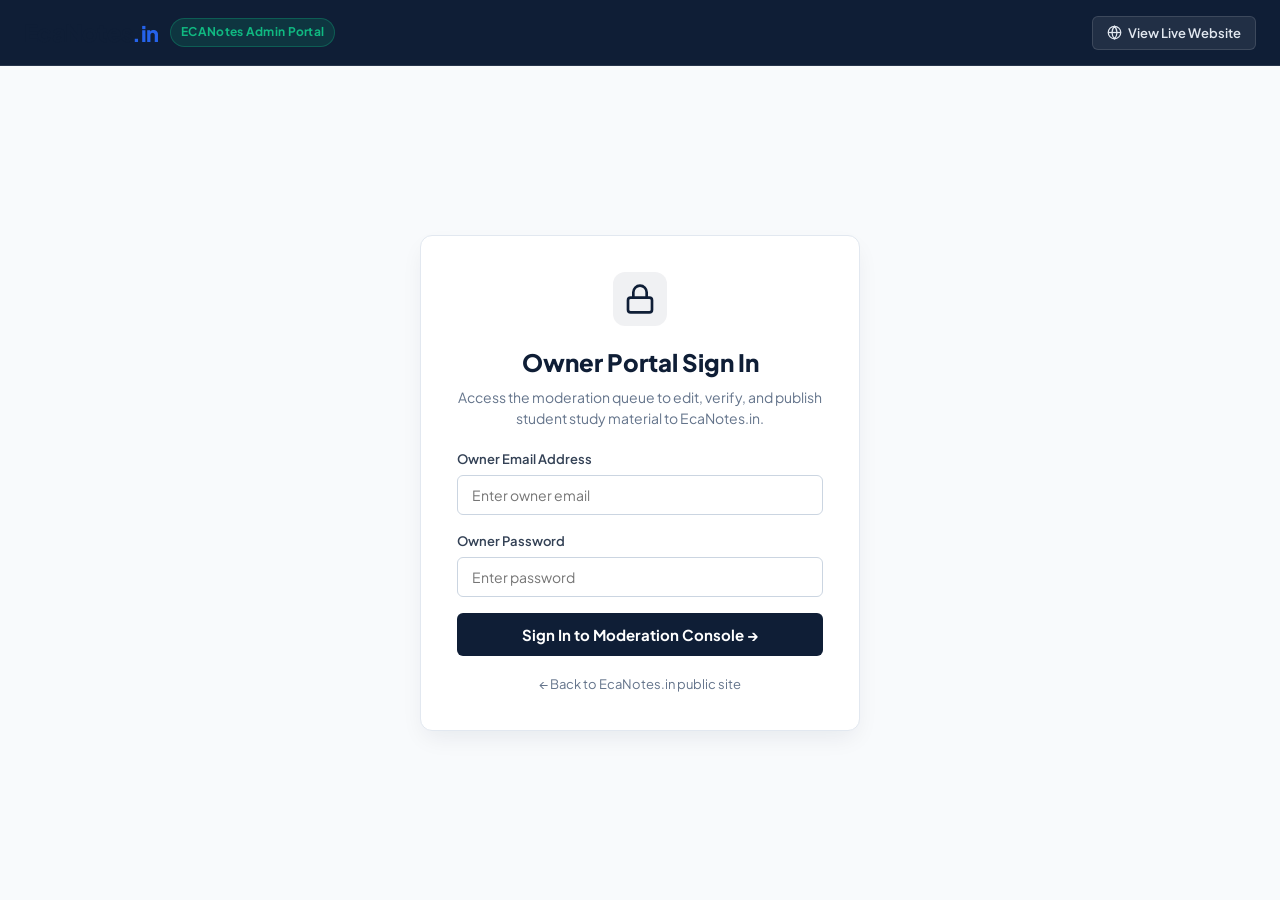
<file: admin.html>
<!DOCTYPE html>
<html lang="en">
<head>
  <meta charset="UTF-8">
  <meta name="viewport" content="width=device-width, initial-scale=1.0">
  <title>EcaNotes.in | ECANotes Admin Portal</title>
  <meta name="description" content="ECANotes Admin Portal - Review, edit, and verify student-contributed college study material.">
  
  <!-- Google Fonts: Plus Jakarta Sans & Inter -->
  <link rel="preconnect" href="https://fonts.googleapis.com">
  <link rel="preconnect" href="https://fonts.gstatic.com" crossorigin>
  <link href="https://fonts.googleapis.com/css2?family=Plus+Jakarta+Sans:wght@400;500;600;700;800&family=Inter:wght@400;500;600;700&display=swap" rel="stylesheet">
  
  <!-- Main Stylesheet -->
  <link rel="stylesheet" href="css/style.css">
</head>
<body class="admin-body">

  <!-- Top Admin Navigation Bar -->
  <header class="admin-header">
    <div class="admin-header-container">
      <div class="admin-brand-wrap">
        <a href="index.html" class="brand-logo" aria-label="EcaNotes.in Home">
          <span class="logo-main">EcaNotes</span><span class="logo-tld">.in</span>
        </a>
        <span class="admin-badge">ECANotes Admin Portal</span>
      </div>

      <div class="admin-header-actions">
        <a href="index.html" class="btn-admin-nav-link" target="_blank" rel="noopener noreferrer">
          <svg width="15" height="15" viewBox="0 0 24 24" fill="none" stroke="currentColor" stroke-width="2">
            <circle cx="12" cy="12" r="10"></circle>
            <line x1="2" y1="12" x2="22" y2="12"></line>
            <path d="M12 2a15.3 15.3 0 0 1 4 10 15.3 15.3 0 0 1-4 10 15.3 15.3 0 0 1-4-10 15.3 15.3 0 0 1 4-10z"></path>
          </svg>
          View Live Website
        </a>

        <button type="button" class="btn-admin-logout" id="adminLogoutBtn" style="display: none;">
          <svg width="15" height="15" viewBox="0 0 24 24" fill="none" stroke="currentColor" stroke-width="2">
            <path d="M9 21H5a2 2 0 0 1-2-2V5a2 2 0 0 1 2-2h4"></path>
            <polyline points="16 17 21 12 16 7"></polyline>
            <line x1="21" y1="12" x2="9" y2="12"></line>
          </svg>
          Sign Out
        </button>
      </div>
    </div>
  </header>

  <!-- ========================================================= -->
  <!-- 1. AUTHENTICATION SECTION (If Logged Out)                -->
  <!-- ========================================================= -->
  <section class="admin-auth-section" id="adminAuthSection">
    <div class="admin-auth-card">
      <div class="auth-icon-wrap">
        <svg width="32" height="32" viewBox="0 0 24 24" fill="none" stroke="currentColor" stroke-width="2">
          <rect x="3" y="11" width="18" height="11" rx="2" ry="2"></rect>
          <path d="M7 11V7a5 5 0 0 1 10 0v4"></path>
        </svg>
      </div>

      <h1 class="auth-title">Owner Portal Sign In</h1>
      <p class="auth-subtitle">
        Access the moderation queue to edit, verify, and publish student study material to EcaNotes.in.
      </p>

      <form id="adminLoginForm" class="admin-auth-form" novalidate>
        <div class="auth-input-group">
          <label for="adminEmailInput">Owner Email Address</label>
          <input 
            type="email" 
            id="adminEmailInput" 
            class="admin-auth-input" 
            placeholder="Enter owner email"
            required
            autocomplete="email"
          >
        </div>

        <div class="auth-input-group">
          <label for="adminPasswordInput">Owner Password</label>
          <input 
            type="password" 
            id="adminPasswordInput" 
            class="admin-auth-input" 
            placeholder="Enter password"
            required
            autocomplete="current-password"
          >
        </div>

        <div class="admin-auth-error" id="adminLoginError" style="display: none;">
          ⚠️ Invalid email or password. Please try again.
        </div>

        <button type="submit" class="btn-admin-auth-submit">
          Sign In to Moderation Console &rarr;
        </button>
      </form>

      <div class="auth-back-link">
        <a href="index.html">&larr; Back to EcaNotes.in public site</a>
      </div>
    </div>
  </section>

  <!-- ========================================================= -->
  <!-- 2. DASHBOARD SECTION (If Logged In)                      -->
  <!-- ========================================================= -->
  <main class="admin-dashboard-section" id="adminDashboardSection" style="display: none;">
    <div class="admin-container">

      <!-- Header Overview Banner -->
      <div class="admin-overview-banner">
        <div class="overview-text">
          <h1 class="overview-title">ECANotes Admin Portal</h1>
          <p class="overview-desc">
            Review submissions from students. You can change their <strong>Year, Branch, Subject, Resource/File, Type, Title, and Contributor Name</strong> before publishing them live to the website.
          </p>
          <div id="adminDbStatusBanner" style="margin-top: 10px; display: inline-flex; align-items: center; gap: 8px; font-size: 0.84rem; font-weight: 600; padding: 6px 12px; border-radius: 6px; background: rgba(0,0,0,0.25); border: 1px solid rgba(255,255,255,0.08);">
            <span id="adminDbStatusDot" style="width: 10px; height: 10px; border-radius: 50%; background: #94a3b8; display: inline-block;"></span>
            <span id="adminDbStatusText">Checking database connection...</span>
          </div>
        </div>

        <!-- Live Stat Cards Grid -->
        <div class="admin-stats-grid">
          <div class="admin-stat-card highlight">
            <div class="stat-icon">⏳</div>
            <div class="stat-content">
              <div class="stat-number" id="adminStatPending">0</div>
              <div class="stat-label">Pending Uploads</div>
            </div>
          </div>

          <div class="admin-stat-card highlight">
            <div class="stat-icon">⭐</div>
            <div class="stat-content">
              <div class="stat-number" id="adminStatPendingReviews">0</div>
              <div class="stat-label">Pending Reviews</div>
            </div>
          </div>

          <div class="admin-stat-card highlight">
            <div class="stat-icon">💾</div>
            <div class="stat-content">
              <div class="stat-number" id="adminStatPublishedData">0 MB</div>
              <div class="stat-label">Published Data</div>
            </div>
          </div>

          <div class="admin-stat-card">
            <div class="stat-icon">✅</div>
            <div class="stat-content">
              <div class="stat-number" id="adminStatVerified">10</div>
              <div class="stat-label">Live Verified Notes</div>
            </div>
          </div>

          <div class="admin-stat-card">
            <div class="stat-icon">📥</div>
            <div class="stat-content">
              <div class="stat-number" id="adminStatDownloads">14,930</div>
              <div class="stat-label">Total Downloads</div>
            </div>
          </div>

          <div class="admin-stat-card">
            <div class="stat-icon">📚</div>
            <div class="stat-content">
              <div class="stat-number" id="adminStatSubjects">0</div>
              <div class="stat-label">Dynamic Subjects</div>
            </div>
          </div>
        </div>
      </div>

      <!-- Moderation Tabs Navigation -->
      <nav class="admin-tabs-nav" aria-label="Admin Navigation Tabs">
        <button type="button" class="admin-nav-tab active" data-target="pane-pending">
          ⏳ Pending Uploads
          <span class="admin-tab-badge" id="adminTabPendingBadge" style="display: none;">0</span>
        </button>
        <button type="button" class="admin-nav-tab" data-target="pane-reviews">
          ⭐ Student Reviews
          <span class="admin-tab-badge" id="adminTabReviewsBadge" style="display: none;">0</span>
        </button>
        <button type="button" class="admin-nav-tab" data-target="pane-verified">
          ✅ Live Verified Resources
        </button>
        <button type="button" class="admin-nav-tab" data-target="pane-subjects">
          📚 Manage Subjects
        </button>
        <button type="button" class="admin-nav-tab" data-target="pane-direct">
          ➕ Direct Resource Publisher
        </button>
      </nav>

      <!-- TAB 1: PENDING UPLOADS (Full Field Moderation) -->
      <section class="admin-tab-pane active" id="pane-pending">
        <div class="pane-header">
          <div>
            <h2 class="pane-title">Pending Student Submissions Queue</h2>
            <p class="pane-subtitle">
              Carefully review each student upload. You have full permission to rename, change subject, assign year, adjust resource type, preview attached PDF, or replace the file before publishing.
            </p>
          </div>
        </div>

        <!-- Pending Cards List Container -->
        <div class="mod-cards-container" id="adminPendingList">
          <!-- Dynamically populated by admin.js -->
        </div>

        <!-- Empty State -->
        <div class="mod-empty-state" id="adminEmptyPending" style="display: none;">
          <div class="empty-icon">🎉</div>
          <h3 class="empty-title">Queue is Clean!</h3>
          <p class="empty-desc">
            There are no pending student uploads awaiting verification right now. When a student contributes notes, assignments, or PYQs from the website, they will appear here instantly.
          </p>
          <a href="index.html#contribute" target="_blank" class="btn-empty-action">
            Open Student Upload Form &rarr;
          </a>
        </div>
      </section>

      <!-- TAB 2: STUDENT REVIEWS MODERATION (Publish/Reject Queue) -->
      <section class="admin-tab-pane" id="pane-reviews">
        <div class="pane-header">
          <div>
            <h2 class="pane-title">⭐ Student Reviews Moderation</h2>
            <p class="pane-subtitle">
              Verify student ratings &amp; reviews before publishing them live. Only approved reviews appear on EcaNotes.in.
            </p>
          </div>
        </div>

        <!-- Pending Reviews Queue Section -->
        <div style="margin-bottom: 36px;">
          <h3 style="font-size: 1.05rem; font-weight: 700; color: #0F1E36; margin-bottom: 12px;">
            Pending Student Reviews Awaiting Approval
          </h3>
          <div class="review-mod-grid" id="adminPendingReviewsList">
            <!-- Dynamically populated by admin.js -->
          </div>
          <div class="mod-empty-state" id="adminEmptyPendingReviews" style="display: none;">
            <div class="empty-icon">⭐</div>
            <h3 class="empty-title">No Reviews Pending!</h3>
            <p class="empty-desc">
              All submitted student reviews have been moderated. When a student submits a new review, it will appear here for verification.
            </p>
          </div>
        </div>

        <!-- Published Reviews Management Table -->
        <div style="margin-top: 36px; border-top: 1px solid #E2E8F0; padding-top: 24px;">
          <div class="pane-header flex-between" style="margin-bottom: 14px;">
            <div>
              <h3 style="font-size: 1.05rem; font-weight: 700; color: #0F1E36;">
                Live Published Reviews (<span id="adminPublishedReviewsCount">0</span>)
              </h3>
              <p class="pane-subtitle">These reviews are actively displayed on the website and counted in the community rating.</p>
            </div>
          </div>
          <div class="admin-table-responsive">
            <table class="admin-table">
              <thead>
                <tr>
                  <th style="width: 50px;">#</th>
                  <th>Student</th>
                  <th>Branch &amp; Year</th>
                  <th>Rating</th>
                  <th>Review</th>
                  <th style="width: 140px;">Action</th>
                </tr>
              </thead>
              <tbody id="adminPublishedReviewsTableBody">
                <!-- Dynamically populated by admin.js -->
              </tbody>
            </table>
          </div>
        </div>
      </section>

      <!-- TAB 2: LIVE VERIFIED RESOURCES -->
      <section class="admin-tab-pane" id="pane-verified">
        <div class="pane-header flex-between">
          <div>
            <h2 class="pane-title">Live Verified Study Resources</h2>
            <p class="pane-subtitle">
              All resources currently active and available for college students on EcaNotes.in.
            </p>
          </div>
          <div class="table-search-wrap">
            <input 
              type="search" 
              id="adminVerifiedSearch" 
              class="admin-search-input" 
              placeholder="Search verified resources..."
            >
          </div>
        </div>

        <div class="admin-table-responsive">
          <table class="admin-table">
            <thead>
              <tr>
                <th style="width: 50px;">#</th>
                <th>Title &amp; File</th>
                <th>Year</th>
                <th>Subject</th>
                <th>Type</th>
                <th>Author</th>
                <th style="width: 240px;">Actions</th>
              </tr>
            </thead>
            <tbody id="adminVerifiedTableBody">
              <!-- Dynamically populated -->
            </tbody>
          </table>
        </div>
      </section>

      <!-- TAB: MANAGE SUBJECTS (Dynamic Year-Linked Subjects) -->
      <section class="admin-tab-pane" id="pane-subjects">
        <div class="pane-header flex-between">
          <div>
            <h2 class="pane-title">📚 Dynamic Subjects Manager</h2>
            <p class="pane-subtitle">
              Add, edit, or delete subjects linked to academic years. When students or owners upload resources with a new subject (e.g. "EV"), it automatically registers here and in the public filter.
            </p>
          </div>
        </div>

        <!-- Add Subject Card -->
        <div class="direct-publish-card" style="margin-bottom: 24px;">
          <h3 style="font-size: 1rem; font-weight: 700; color: #0F1E36; margin-bottom: 12px;">➕ Add New Subject</h3>
          <form id="adminAddSubjectForm" class="direct-form-grid" style="grid-template-columns: 2fr 1fr auto; align-items: end; gap: 12px;">
            <div class="form-group" style="margin-bottom: 0;">
              <label for="newSubjectName">Subject Name *</label>
              <input 
                type="text" 
                id="newSubjectName" 
                class="mod-input" 
                placeholder="e.g. EV, Data Structures, Robotics" 
                required
              >
            </div>
            <div class="form-group" style="margin-bottom: 0;">
              <label for="newSubjectYear">Assigned Year *</label>
              <select id="newSubjectYear" class="mod-select" required>
                <option value="1st Year">1st Year</option>
                <option value="2nd Year">2nd Year</option>
                <option value="3rd Year">3rd Year</option>
                <option value="4th Year">4th Year</option>
              </select>
            </div>
            <div class="form-group" style="margin-bottom: 0;">
              <button type="submit" class="btn-direct-submit" style="padding: 10px 20px; white-space: nowrap; height: 42px;">
                ➕ Add Subject
              </button>
            </div>
          </form>
        </div>

        <!-- Year Filter Chips for Subject Management -->
        <div class="pane-filter-bar" style="display: flex; gap: 8px; margin-bottom: 16px; flex-wrap: wrap;">
          <button type="button" class="btn-filter-pill active" data-subject-year="All">All Years</button>
          <button type="button" class="btn-filter-pill" data-subject-year="1st Year">1st Year</button>
          <button type="button" class="btn-filter-pill" data-subject-year="2nd Year">2nd Year</button>
          <button type="button" class="btn-filter-pill" data-subject-year="3rd Year">3rd Year</button>
          <button type="button" class="btn-filter-pill" data-subject-year="4th Year">4th Year</button>
        </div>

        <!-- Subjects Table -->
        <div class="admin-table-responsive">
          <table class="admin-table">
            <thead>
              <tr>
                <th style="width: 40%;">Subject Name</th>
                <th style="width: 20%;">Academic Year</th>
                <th style="width: 20%;">Active Resources</th>
                <th style="width: 20%; text-align: right;">Actions</th>
              </tr>
            </thead>
            <tbody id="adminSubjectsTableBody">
              <!-- Dynamically populated by admin.js -->
            </tbody>
          </table>
        </div>
      </section>

      <!-- TAB 3: DIRECT RESOURCE PUBLISHER -->
      <section class="admin-tab-pane" id="pane-direct">
        <div class="pane-header">
          <div>
            <h2 class="pane-title">Direct Resource Publisher</h2>
            <p class="pane-subtitle">
              As the owner, upload and publish verified notes, PYQs, and assignments directly without entering the pending queue.
            </p>
          </div>
        </div>

        <div class="direct-publish-card">
          <form id="directPublishForm" class="direct-publish-form">
            <div class="direct-form-grid">
              <div class="form-group span-2">
                <label for="directTitle">Resource Title *</label>
                <input 
                  type="text" 
                  id="directTitle" 
                  class="mod-input" 
                  placeholder="e.g. Engineering Physics - Unit 2 Complete Wave Optics Notes" 
                  required
                >
              </div>

              <div class="form-group">
                <label for="directAuthor">Author / Faculty / Contributor</label>
                <input 
                  type="text" 
                  id="directAuthor" 
                  class="mod-input" 
                  placeholder="e.g. ECA Academic Team" 
                  value="EcaNotes Academic Team"
                >
              </div>

              <div class="form-group">
                <label for="directYear">Academic Year *</label>
                <select id="directYear" class="mod-select">
                  <option value="1st Year">1st Year</option>
                  <option value="2nd Year">2nd Year</option>
                  <option value="3rd Year">3rd Year</option>
                  <option value="4th Year">4th Year</option>
                </select>
              </div>

              <div class="form-group">
                <label for="directBranch">Branch</label>
                <select id="directBranch" class="mod-select">
                  <option value="All" selected>All Branches / Common</option>
                  <option value="CSE">CSE</option>
                  <option value="IT">IT</option>
                  <option value="CYB">CYB</option>
                  <option value="ECE">ECE</option>
                  <option value="EIC">EIC</option>
                  <option value="MECHANICAL">MECHANICAL</option>
                  <option value="CIVIL">CIVIL</option>
                  <option value="ELECTRICAL">ELECTRICAL</option>
                </select>
              </div>

              <div class="form-group">
                <label for="directSubject">Subject *</label>
                <select id="directSubject" class="mod-select">
                  <!-- Dynamically populated based on directYear -->
                </select>
                <input 
                  type="text" 
                  id="directCustomSubject" 
                  class="mod-input" 
                  placeholder="Type new subject name (e.g. EV)..." 
                  style="display: none; margin-top: 6px;"
                >
              </div>

              <div class="form-group">
                <label for="directType">Resource Type *</label>
                <select id="directType" class="mod-select">
                  <option value="Notes">Notes</option>
                  <option value="PYQ">PYQ (Past Year Questions)</option>
                  <option value="Assignment">Assignment Solutions</option>
                  <option value="Practical Files">Practical Files</option>
                  <option value="Handwritten Notes">Handwritten Notes</option>
                  <option value="Formula Sheet">Formula Sheet</option>
                  <option value="Reference Book">Reference Book</option>
                  <option value="Study Material">Study Material</option>
                </select>
              </div>

              <div class="form-group span-2">
                <label for="directDesc">Resource Description / Syllabus Highlights</label>
                <textarea 
                  id="directDesc" 
                  class="mod-textarea" 
                  rows="3" 
                  placeholder="Summary of formulas, theorems, and questions covered in this document..."
                ></textarea>
              </div>

              <div class="form-group span-2">
                <label>Attach PDF / Study Document *</label>
                <div class="direct-drop-zone" id="directFileDropZone">
                  <div class="drop-zone-icon">📁</div>
                  <div class="drop-zone-text">Click or drag and drop a PDF, DOCX, or Image file here</div>
                  <div class="drop-zone-hint">Supports up to 4MB (Stored persistently in Server Storage)</div>
                  <input type="file" id="directFileInput" accept=".pdf,.docx,.png,.jpg,.jpeg" style="display: none;">
                </div>
                <div id="directFileSelected" class="file-selected-pill" style="display: none;"></div>
              </div>
            </div>

            <div class="direct-submit-wrap">
              <button type="submit" class="btn-direct-submit">
                🚀 Publish Directly to Live Website
              </button>
            </div>
          </form>
        </div>
      </section>

    </div>
  </main>

  <!-- EDIT SUBJECT MODAL -->
  <div class="modal-overlay" id="editSubjectModal">
    <div class="modal-dialog" style="max-width: 460px;">
      <button type="button" class="modal-close-btn" id="closeEditSubjectModalBtn" aria-label="Close modal">&times;</button>
      <h3 class="modal-title" style="margin-bottom: 8px;">✏️ Edit Subject</h3>
      <p style="font-size: 0.8125rem; color: #64748B; margin-bottom: 20px;">
        Update the subject name or reassign it to a different academic year. Changes automatically cascade to all linked resources.
      </p>
      <form id="editSubjectForm">
        <input type="hidden" id="editSubjectId">
        <div style="display: flex; flex-direction: column; gap: 14px; margin-bottom: 20px;">
          <div>
            <label for="editSubjectName" class="mod-label" style="display: block; margin-bottom: 6px;">Subject Name *</label>
            <input type="text" id="editSubjectName" class="mod-input" required>
          </div>
          <div>
            <label for="editSubjectYear" class="mod-label" style="display: block; margin-bottom: 6px;">Academic Year *</label>
            <select id="editSubjectYear" class="mod-select" required>
              <option value="1st Year">1st Year</option>
              <option value="2nd Year">2nd Year</option>
              <option value="3rd Year">3rd Year</option>
              <option value="4th Year">4th Year</option>
            </select>
          </div>
        </div>
        <div style="display: flex; justify-content: flex-end; gap: 10px;">
          <button type="button" class="btn-table-action preview" id="cancelEditSubjectBtn" style="padding: 8px 16px; font-size: 0.875rem;">Cancel</button>
          <button type="submit" class="btn-direct-submit" style="padding: 8px 20px; font-size: 0.875rem;">Save Changes</button>
        </div>
      </form>
    </div>
  </div>

  <!-- Scripts -->
  <script src="js/api.js"></script>
  <script src="js/db.js"></script>
  <script src="js/admin.js"></script>
</body>
</html>
</file>
<file: css/style.css>
/* ==========================================================================
   EcaNotes.in - Main Stylesheet
   Recreated to match design screenshots with pixel perfection
   ========================================================================== */

/* --------------------------------------------------------------------------
   1. CSS Custom Properties / Design Tokens
   -------------------------------------------------------------------------- */
:root {
  /* Brand Colors */
  --color-primary: #0F1E36;       /* Deep Navy Blue */
  --color-primary-hover: #0a1526;
  --color-primary-light: #1E293B;
  --color-accent-blue: #2563EB;
  --color-accent-green: #059669;
  --color-accent-green-bg: #ECFDF5;
  --color-accent-amber: #F59E0B;

  /* Neutral Shades */
  --color-bg-page: #F8FAFC;        /* Light Slate / Off-white background */
  --color-bg-card: #FFFFFF;        /* Pure White Card */
  --color-bg-subtle: #F1F5F9;      /* Subtle Fill / Pills */
  --color-bg-input: #FFFFFF;
  --color-border: #E2E8F0;         /* Default border */
  --color-border-subtle: #EEF2F6;
  --color-border-dark: #0F1E36;

  /* Text Colors */
  --text-heading: #0F1E36;         /* High-contrast Navy */
  --text-body: #334155;            /* Slate 700 */
  --text-muted: #64748B;           /* Slate 500 */
  --text-subtle: #94A3B8;          /* Slate 400 */
  --text-white: #FFFFFF;

  /* Typography */
  --font-main: 'Plus Jakarta Sans', 'Inter', -apple-system, BlinkMacSystemFont, 'Segoe UI', Roboto, sans-serif;

  /* Spacing */
  --container-max-width: 1180px;
  --section-spacing: 80px;

  /* Shadows */
  --shadow-sm: 0 1px 2px 0 rgba(0, 0, 0, 0.05);
  --shadow-md: 0 4px 16px -2px rgba(15, 30, 54, 0.06), 0 2px 4px -2px rgba(15, 30, 54, 0.04);
  --shadow-lg: 0 12px 30px -4px rgba(15, 30, 54, 0.08), 0 4px 6px -2px rgba(15, 30, 54, 0.03);
  --shadow-floating: 0 25px 50px -12px rgba(15, 30, 54, 0.12), 0 0 0 1px rgba(226, 232, 240, 0.7);

  /* Border Radii */
  --radius-sm: 6px;
  --radius-md: 10px;
  --radius-lg: 16px;
  --radius-xl: 20px;
  --radius-full: 9999px;

  /* Transitions */
  --transition-fast: 0.18s cubic-bezier(0.4, 0, 0.2, 1);
  --transition-normal: 0.25s cubic-bezier(0.4, 0, 0.2, 1);
}

/* --------------------------------------------------------------------------
   2. Reset & Base Styles
   -------------------------------------------------------------------------- */
*, *::before, *::after {
  box-sizing: border-box;
  margin: 0;
  padding: 0;
}

html {
  scroll-behavior: smooth;
  font-size: 16px;
  -webkit-text-size-adjust: 100%;
  width: 100%;
  max-width: 100%;
  overflow-x: hidden;
}

body {
  font-family: var(--font-main);
  background-color: var(--color-bg-page);
  color: var(--text-body);
  line-height: 1.55;
  -webkit-font-smoothing: antialiased;
  -moz-osx-font-smoothing: grayscale;
  width: 100%;
  max-width: 100%;
  overflow-x: hidden;
  position: relative;
}

a {
  color: inherit;
  text-decoration: none;
  transition: color var(--transition-fast);
}

button, input, select, textarea {
  font-family: inherit;
  font-size: inherit;
  color: inherit;
}

button {
  cursor: pointer;
  border: none;
  background: none;
}

ul, ol {
  list-style: none;
}

img {
  display: block;
  max-width: 100%;
}

svg {
  display: inline-block;
  vertical-align: middle;
}

.visually-hidden {
  position: absolute;
  width: 1px;
  height: 1px;
  padding: 0;
  margin: -1px;
  overflow: hidden;
  clip: rect(0, 0, 0, 0);
  white-space: nowrap;
  border-width: 0;
}

.nav-target-anchor {
  position: relative;
  top: -80px;
  visibility: hidden;
  height: 0;
}

/* --------------------------------------------------------------------------
   3. Layout Utilities
   -------------------------------------------------------------------------- */
.container {
  width: 100%;
  max-width: var(--container-max-width);
  margin-left: auto;
  margin-right: auto;
  padding-left: 24px;
  padding-right: 24px;
}

.section {
  padding: var(--section-spacing) 0;
}

/* --------------------------------------------------------------------------
   4. Typography & Common UI Components
   -------------------------------------------------------------------------- */
/* Pill Badges */
.badge-pill {
  display: inline-flex;
  align-items: center;
  gap: 8px;
  padding: 6px 16px;
  background-color: #FFFFFF;
  border: 1px solid var(--color-border);
  border-radius: var(--radius-full);
  font-size: 0.8125rem; /* 13px */
  font-weight: 600;
  color: var(--text-muted);
  letter-spacing: 0.04em;
  text-transform: uppercase;
  box-shadow: 0 1px 3px rgba(0, 0, 0, 0.02);
  margin-bottom: 20px;
}

.badge-pill .badge-icon {
  font-size: 14px;
}

/* Section Headers */
.section-center-header {
  text-align: center;
  max-width: 680px;
  margin: 0 auto 36px auto;
}

.section-title {
  font-size: 2.375rem; /* ~38px */
  font-weight: 800;
  color: var(--text-heading);
  line-height: 1.18;
  letter-spacing: -0.02em;
  margin-bottom: 12px;
}

.section-desc {
  font-size: 1rem; /* 16px */
  color: var(--text-muted);
  line-height: 1.6;
}

/* Buttons */
.btn {
  display: inline-flex;
  align-items: center;
  justify-content: center;
  gap: 8px;
  padding: 13px 26px;
  font-size: 0.9375rem; /* 15px */
  font-weight: 600;
  border-radius: var(--radius-md);
  transition: all var(--transition-fast);
  text-align: center;
}

.btn-primary {
  background-color: var(--color-primary);
  color: var(--text-white);
  box-shadow: 0 4px 14px rgba(15, 30, 54, 0.2);
}

.btn-primary:hover {
  background-color: var(--color-primary-hover);
  transform: translateY(-1px);
  box-shadow: 0 6px 18px rgba(15, 30, 54, 0.26);
}

.btn-primary:active {
  transform: translateY(0);
}

.btn-outline {
  background-color: #FFFFFF;
  color: var(--text-heading);
  border: 1.5px solid var(--color-border);
}

.btn-outline:hover {
  background-color: var(--color-bg-subtle);
  border-color: #CBD5E1;
}

.btn-block {
  width: 100%;
}

/* --------------------------------------------------------------------------
   5. NAVBAR
   -------------------------------------------------------------------------- */
.navbar-header {
  position: sticky;
  top: 0;
  z-index: 1000;
  background-color: rgba(255, 255, 255, 0.95);
  backdrop-filter: blur(10px);
  -webkit-backdrop-filter: blur(10px);
  border-bottom: 1px solid rgba(226, 232, 240, 0.8);
  transition: all var(--transition-fast);
}

.nav-container {
  display: flex;
  align-items: center;
  justify-content: space-between;
  height: 72px;
}

/* Brand Logo */
.brand-logo {
  display: flex;
  align-items: baseline;
  font-weight: 800;
  font-size: 1.5rem; /* 24px */
  letter-spacing: -0.03em;
  user-select: none;
}

.logo-main {
  color: var(--color-primary);
}

.logo-tld {
  color: var(--color-accent-blue);
  font-size: 1.35rem;
}

/* Nav Menu (Center) */
.nav-menu {
  display: flex;
  align-items: center;
  gap: 8px;
}

.nav-link {
  font-size: 0.8125rem; /* 13px */
  font-weight: 700;
  letter-spacing: 0.05em;
  text-transform: uppercase;
  color: var(--text-muted);
  padding: 8px 16px;
  border-radius: var(--radius-sm);
  transition: all var(--transition-fast);
}

.nav-link:hover {
  color: var(--text-heading);
}

.nav-link.active {
  color: var(--text-heading);
  background-color: var(--color-bg-subtle);
}

/* Nav Search Bar */
.nav-search-wrap {
  display: flex;
  align-items: center;
  gap: 12px;
}

.nav-search-bar {
  position: relative;
  display: flex;
  align-items: center;
  width: 250px;
  height: 38px;
  background-color: var(--color-bg-page);
  border: 1px solid var(--color-border);
  border-radius: var(--radius-full);
  padding: 0 14px;
  transition: all var(--transition-fast);
}

.nav-search-bar:focus-within {
  width: 290px;
  border-color: var(--color-primary);
  background-color: #FFFFFF;
  box-shadow: 0 0 0 3px rgba(15, 30, 54, 0.08);
}

.nav-search-bar .search-icon {
  color: var(--text-subtle);
  flex-shrink: 0;
  margin-right: 8px;
}

.nav-search-input {
  width: 100%;
  border: none;
  background: transparent;
  font-size: 0.84rem;
  color: var(--text-heading);
  outline: none;
}

.nav-search-input::placeholder {
  color: var(--text-subtle);
}

.clear-search-btn {
  font-size: 18px;
  line-height: 1;
  color: var(--text-subtle);
  padding: 0 4px;
}

.clear-search-btn:hover {
  color: var(--text-heading);
}

/* Hamburger Button */
.hamburger-btn {
  display: none;
  flex-direction: column;
  justify-content: center;
  align-items: center;
  gap: 5px;
  width: 40px;
  height: 40px;
  border-radius: var(--radius-sm);
  border: 1px solid var(--color-border);
  background-color: #FFFFFF;
}

.hamburger-btn .bar {
  width: 18px;
  height: 2px;
  background-color: var(--text-heading);
  transition: all var(--transition-fast);
}

/* Mobile Drawer */
.mobile-drawer {
  display: none;
  background-color: #FFFFFF;
  border-bottom: 1px solid var(--color-border);
  padding: 16px 24px 24px;
  box-shadow: var(--shadow-lg);
}

.mobile-drawer.open {
  display: block;
}

.mobile-drawer-search {
  display: flex;
  align-items: center;
  height: 42px;
  background-color: var(--color-bg-page);
  border: 1px solid var(--color-border);
  border-radius: var(--radius-full);
  padding: 0 16px;
  margin-bottom: 16px;
}

.mobile-drawer-search .search-icon {
  margin-right: 10px;
  color: var(--text-subtle);
}

.mobile-nav-links {
  display: flex;
  flex-direction: column;
  gap: 6px;
}

.mobile-nav-link {
  font-size: 0.9375rem;
  font-weight: 600;
  padding: 10px 14px;
  border-radius: var(--radius-sm);
  color: var(--text-body);
}

.mobile-nav-link.active {
  color: var(--color-primary);
  background-color: var(--color-bg-subtle);
}

.contribute-btn-mobile {
  margin-top: 8px;
  background-color: var(--color-primary);
  color: #FFFFFF !important;
  text-align: center;
}

/* --------------------------------------------------------------------------
   6. HERO SECTION (Screenshot 1)
   -------------------------------------------------------------------------- */
.hero-section {
  padding: 70px 0 90px;
  background-color: var(--color-bg-page);
  position: relative;
}

.hero-container {
  display: grid;
  grid-template-columns: 1.15fr 0.95fr;
  align-items: center;
  gap: 50px;
}

/* Hero Left Column */
.hero-badge {
  color: var(--text-body);
  font-weight: 600;
  border-color: #E2E8F0;
  background: #FFFFFF;
  box-shadow: 0 1px 3px rgba(0,0,0,0.02);
}

.hero-title {
  font-size: 3.5rem; /* 56px */
  font-weight: 800;
  line-height: 1.12;
  letter-spacing: -0.025em;
  color: var(--color-primary);
  margin-bottom: 20px;
}

.hero-subtitle {
  font-size: 1.0625rem; /* 17px */
  line-height: 1.6;
  color: var(--text-muted);
  max-width: 480px;
  margin-bottom: 32px;
}

.hero-actions {
  display: flex;
  align-items: center;
  gap: 16px;
  margin-bottom: 50px;
}

.hero-stats {
  display: flex;
  align-items: flex-start;
  gap: 54px;
  padding-top: 10px;
}

.stat-item {
  display: flex;
  flex-direction: column;
}

.stat-number {
  font-size: 1.625rem; /* 26px */
  font-weight: 800;
  color: var(--color-primary);
  line-height: 1.2;
}

.stat-label {
  font-size: 0.8125rem; /* 13px */
  font-weight: 500;
  color: var(--text-muted);
  margin-top: 2px;
}

/* Hero Right Column: Student Peer Hub Card */
.hero-card-wrapper {
  display: flex;
  justify-content: flex-end;
}

.peer-hub-card {
  width: 100%;
  max-width: 440px;
  background-color: var(--color-bg-card);
  border-radius: 22px;
  padding: 28px 24px;
  border: 1px solid var(--color-border-subtle);
  box-shadow: var(--shadow-floating);
  position: relative;
  transition: transform var(--transition-normal);
}

.peer-hub-card:hover {
  transform: translateY(-3px);
}

/* --------------------------------------------------------------------------
   6B. Clean Minimal Hero Section
   -------------------------------------------------------------------------- */
.hero-clean {
  padding: 80px 0 70px;
  background-color: var(--color-bg-page);
  text-align: center;
}

.hero-container-clean {
  display: flex;
  flex-direction: column;
  align-items: center;
  max-width: 820px;
  margin: 0 auto;
  text-align: center;
}

.hero-title-clean {
  font-size: 3.25rem;
  font-weight: 800;
  line-height: 1.15;
  letter-spacing: -0.025em;
  color: var(--color-primary);
  margin-bottom: 18px;
  text-align: center;
}

.hero-subtitle-clean {
  font-size: 1.125rem;
  line-height: 1.6;
  color: var(--text-muted);
  max-width: 620px;
  margin: 0 auto 36px auto;
  text-align: center;
}

.hero-actions-clean {
  display: flex;
  align-items: center;
  justify-content: center;
  gap: 16px;
  margin-bottom: 48px;
}

.hero-stats-clean {
  display: flex;
  align-items: center;
  justify-content: center;
  gap: 56px;
  padding-top: 14px;
  border-top: 1px solid var(--color-border);
  width: 100%;
  max-width: 580px;
}

/* More Resources Wrap & Button */
.more-resources-wrap {
  display: flex;
  justify-content: center;
  align-items: center;
  margin-top: 36px;
}

.btn-load-more {
  padding: 12px 28px;
  font-size: 0.9375rem;
  font-weight: 600;
  border-radius: var(--radius-md);
  border: 1px solid var(--color-border);
  background-color: #FFFFFF;
  color: var(--color-primary);
  box-shadow: 0 1px 3px rgba(0, 0, 0, 0.04);
  transition: all var(--transition-fast);
}

.btn-load-more:hover {
  background-color: var(--color-bg-subtle);
  border-color: var(--color-primary);
  transform: translateY(-2px);
}

/* Peer Hub Header */
.peer-hub-header {
  display: flex;
  align-items: center;
  justify-content: space-between;
  margin-bottom: 22px;
}

.peer-hub-brand {
  display: flex;
  align-items: center;
  gap: 12px;
}

.hub-icon-box {
  width: 44px;
  height: 44px;
  background-color: var(--color-primary);
  border-radius: 12px;
  display: flex;
  align-items: center;
  justify-content: center;
  box-shadow: 0 4px 10px rgba(15, 30, 54, 0.2);
}

.hub-icon-text {
  color: #FFFFFF;
  font-weight: 800;
  font-size: 0.75rem; /* 12px */
  letter-spacing: 0.05em;
}

.hub-title {
  font-size: 1.0625rem; /* 17px */
  font-weight: 700;
  color: var(--color-primary);
  line-height: 1.2;
}

.hub-subtitle {
  font-size: 0.75rem; /* 12px */
  color: var(--text-muted);
  margin-top: 2px;
}

.hub-tag-free {
  display: inline-flex;
  align-items: center;
  gap: 6px;
  background-color: var(--color-accent-green-bg);
  color: var(--color-accent-green);
  font-size: 0.75rem; /* 12px */
  font-weight: 700;
  padding: 5px 12px;
  border-radius: var(--radius-full);
}

.status-dot {
  width: 6px;
  height: 6px;
  background-color: var(--color-accent-green);
  border-radius: 50%;
}

/* 2x2 Feature Tiles */
.peer-hub-grid {
  display: grid;
  grid-template-columns: 1fr 1fr;
  gap: 12px;
  margin-bottom: 18px;
}

.hub-tile {
  background-color: var(--color-bg-page);
  border-radius: 12px;
  padding: 14px 12px;
  display: flex;
  align-items: flex-start;
  gap: 10px;
  border: 1px solid #F1F5F9;
  cursor: pointer;
  transition: all var(--transition-fast);
}

.hub-tile:hover {
  background-color: #FFFFFF;
  border-color: var(--color-border);
  transform: translateY(-1px);
  box-shadow: var(--shadow-sm);
}

.tile-icon {
  font-size: 18px;
  line-height: 1;
}

.tile-name {
  display: block;
  font-size: 0.8125rem; /* 13px */
  font-weight: 700;
  color: var(--color-primary);
  line-height: 1.2;
}

.tile-desc {
  display: block;
  font-size: 0.6875rem; /* 11px */
  color: var(--text-muted);
  margin-top: 3px;
  line-height: 1.3;
}

/* Hub Highlighted Review Box */
.hub-review-box {
  border: 1.5px dashed #CBD5E1;
  border-radius: 12px;
  padding: 14px 16px;
  background-color: #FFFFFF;
  margin-bottom: 18px;
}

.hub-review-top {
  display: flex;
  align-items: center;
  justify-content: space-between;
  margin-bottom: 8px;
}

.hub-review-user {
  display: flex;
  align-items: center;
  gap: 8px;
}

.hub-avatar {
  width: 24px;
  height: 24px;
  background-color: var(--color-primary);
  color: #FFFFFF;
  font-size: 0.625rem; /* 10px */
  font-weight: 700;
  border-radius: 50%;
  display: flex;
  align-items: center;
  justify-content: center;
}

.hub-username {
  font-size: 0.75rem; /* 12px */
  font-weight: 700;
  color: var(--color-primary);
}

.hub-stars {
  color: var(--color-accent-amber);
  font-size: 11px;
  letter-spacing: 1px;
}

.hub-quote {
  font-size: 0.75rem; /* 12px */
  font-style: italic;
  color: var(--text-muted);
  line-height: 1.45;
}

.btn-card-action {
  width: 100%;
  padding: 13px;
  background-color: var(--color-primary);
  color: #FFFFFF;
  font-size: 0.875rem; /* 14px */
  font-weight: 600;
  border-radius: var(--radius-md);
  transition: all var(--transition-fast);
}

.btn-card-action:hover {
  background-color: var(--color-primary-hover);
}

/* --------------------------------------------------------------------------
   7. WHAT WE OFFER SECTION (Screenshot 5)
   -------------------------------------------------------------------------- */
.offer-section {
  background-color: var(--color-bg-page);
  padding-top: 50px;
}

.offer-header {
  max-width: 600px;
  margin-bottom: 36px;
  text-align: left;
}

.offer-header .badge-pill {
  font-size: 0.75rem;
  letter-spacing: 0.08em;
  margin-bottom: 16px;
}

.offer-grid {
  display: grid;
  grid-template-columns: repeat(4, 1fr);
  gap: 20px;
  margin-bottom: 24px;
}

.offer-card {
  background-color: var(--color-bg-card);
  border: 1px solid var(--color-border);
  border-radius: var(--radius-lg);
  padding: 28px 24px;
  min-height: 220px;
  display: flex;
  flex-direction: column;
  transition: all var(--transition-normal);
  cursor: pointer;
}

.offer-card:hover {
  transform: translateY(-4px);
  border-color: #CBD5E1;
  box-shadow: var(--shadow-md);
}

.offer-icon-wrapper {
  width: 44px;
  height: 44px;
  border-radius: 12px;
  display: flex;
  align-items: center;
  justify-content: center;
  margin-bottom: 20px;
  background-color: var(--color-bg-subtle);
}

.icon-notes { background-color: #EFF6FF; }
.icon-pyqs { background-color: #FAF5FF; }
.icon-assignments { background-color: #FFF7ED; }
.icon-handwritten { background-color: #F0FDF4; }

.offer-emoji {
  font-size: 22px;
}

.offer-card-title {
  font-size: 1.125rem; /* 18px */
  font-weight: 700;
  color: var(--color-primary);
  margin-bottom: 10px;
}

.offer-card-desc {
  font-size: 0.875rem; /* 14px */
  color: var(--text-muted);
  line-height: 1.55;
}

/* Expansion Banner (Screenshot 5) */
.expansion-banner {
  background-color: var(--color-primary);
  border-radius: var(--radius-lg);
  padding: 26px 36px;
  display: flex;
  align-items: center;
  justify-content: space-between;
  box-shadow: var(--shadow-md);
}

.expansion-title {
  font-size: 1.1875rem; /* 19px */
  font-weight: 700;
  color: #FFFFFF;
  margin-bottom: 4px;
}

.expansion-desc {
  font-size: 0.875rem; /* 14px */
  color: #94A3B8;
}

.expansion-badges {
  display: flex;
  align-items: center;
  gap: 10px;
}

.coming-badge {
  background-color: rgba(255, 255, 255, 0.08);
  border: 1px solid rgba(255, 255, 255, 0.16);
  color: #CBD5E1;
  font-size: 0.8125rem; /* 13px */
  font-weight: 600;
  padding: 7px 16px;
  border-radius: var(--radius-sm);
  user-select: none;
}

/* --------------------------------------------------------------------------
   8. RESOURCE FINDER SECTION (Screenshot 2)
   -------------------------------------------------------------------------- */
.finder-section {
  background-color: var(--color-bg-page);
  padding-top: 60px;
}

.finder-container-card {
  max-width: 960px;
  margin: 0 auto;
  background-color: var(--color-bg-card);
  border: 1px solid var(--color-border);
  border-radius: 22px;
  padding: 38px 44px;
  box-shadow: 0 8px 30px -4px rgba(15, 30, 54, 0.04);
}

.finder-step {
  padding-bottom: 30px;
  margin-bottom: 30px;
  border-bottom: 1px solid #F1F5F9;
}

.finder-step.step-action {
  padding-bottom: 0;
  margin-bottom: 0;
  border-bottom: none;
}

.step-label-row {
  display: flex;
  align-items: center;
  gap: 12px;
  margin-bottom: 20px;
}

.step-number {
  width: 24px;
  height: 24px;
  border-radius: 50%;
  background-color: var(--color-bg-subtle);
  color: var(--text-muted);
  font-size: 0.75rem;
  font-weight: 700;
  display: flex;
  align-items: center;
  justify-content: center;
}

.step-heading {
  font-size: 1rem; /* 16px */
  font-weight: 700;
  color: var(--color-primary);
}

/* Year Cards Grid */
.year-selector-grid {
  display: grid;
  grid-template-columns: repeat(4, 1fr);
  gap: 16px;
}

.year-card {
  background-color: #FFFFFF;
  border: 1.5px solid var(--color-border);
  border-radius: var(--radius-md);
  padding: 16px 18px;
  display: flex;
  flex-direction: column;
  transition: all var(--transition-fast);
  cursor: pointer;
}

.year-card.active {
  border-color: var(--color-primary);
  box-shadow: 0 0 0 1px var(--color-primary);
  background-color: #FFFFFF;
}

.year-card.disabled {
  background-color: #FAFAFC;
  border-color: #F1F5F9;
  opacity: 0.6;
  cursor: not-allowed;
}

.year-name {
  font-size: 0.9375rem; /* 15px */
  font-weight: 700;
  color: var(--color-primary);
  margin-bottom: 4px;
}

.year-card.disabled .year-name {
  color: var(--text-subtle);
}

.year-status {
  font-size: 0.75rem; /* 12px */
  color: var(--text-subtle);
}

.year-status.available {
  color: var(--text-muted);
}

/* Resource Type Pills Row */
.type-pills-row {
  display: flex;
  flex-wrap: wrap;
  gap: 12px;
}

.type-pill {
  display: inline-flex;
  align-items: center;
  gap: 8px;
  padding: 10px 20px;
  border-radius: var(--radius-full);
  border: 1px solid var(--color-border);
  background-color: #FFFFFF;
  color: var(--text-body);
  font-size: 0.875rem; /* 14px */
  font-weight: 600;
  transition: all var(--transition-fast);
}

.type-pill:hover {
  border-color: #CBD5E1;
  background-color: var(--color-bg-page);
}

.type-pill.active {
  background-color: var(--color-primary);
  color: #FFFFFF;
  border-color: var(--color-primary);
  box-shadow: 0 4px 12px rgba(15, 30, 54, 0.15);
}

.btn-finder-submit {
  background-color: var(--color-bg-subtle);
  color: var(--color-primary);
  font-size: 0.875rem; /* 14px */
  font-weight: 700;
  padding: 11px 26px;
  border-radius: var(--radius-sm);
  border: 1px solid var(--color-border);
  transition: all var(--transition-fast);
}

.btn-finder-submit:hover {
  background-color: var(--color-primary);
  color: #FFFFFF;
  border-color: var(--color-primary);
  box-shadow: 0 4px 14px rgba(15, 30, 54, 0.18);
}

/* --------------------------------------------------------------------------
   9. DYNAMIC RESOURCE LIST / PYQ & ASSIGNMENT SECTION
   -------------------------------------------------------------------------- */
.resources-display-section {
  padding-top: 40px;
}

.resources-toolbar {
  display: flex;
  align-items: flex-end;
  justify-content: space-between;
  flex-wrap: wrap;
  gap: 20px;
  margin-bottom: 28px;
  padding-bottom: 20px;
  border-bottom: 1px solid var(--color-border);
}

.resources-heading {
  font-size: 1.5rem; /* 24px */
  font-weight: 800;
  color: var(--color-primary);
}

.resources-subtext {
  font-size: 0.875rem;
  color: var(--text-muted);
  margin-top: 4px;
}

.toolbar-filters {
  display: flex;
  align-items: center;
  flex-wrap: wrap;
  gap: 16px;
}

.filter-dropdown-wrap {
  display: flex;
  align-items: center;
  gap: 8px;
}

.filter-label {
  font-size: 0.8125rem;
  font-weight: 600;
  color: var(--text-muted);
}

.filter-select {
  padding: 8px 14px;
  font-size: 0.8125rem;
  font-weight: 600;
  color: var(--text-heading);
  border: 1px solid var(--color-border);
  border-radius: var(--radius-sm);
  background-color: #FFFFFF;
  outline: none;
}

.filter-select:focus {
  border-color: var(--color-primary);
}

.quick-chips {
  display: flex;
  align-items: center;
  flex-wrap: wrap;
  gap: 8px;
}

.chip {
  padding: 6px 14px;
  font-size: 0.8125rem;
  font-weight: 600;
  border-radius: var(--radius-full);
  border: 1px solid var(--color-border);
  background-color: #FFFFFF;
  color: var(--text-muted);
  transition: all var(--transition-fast);
}

.chip:hover {
  color: var(--text-heading);
  border-color: #CBD5E1;
}

.chip.active {
  background-color: var(--color-primary);
  color: #FFFFFF;
  border-color: var(--color-primary);
}

/* Resources Grid */
/* Resources Grid */
.resources-grid {
  display: grid;
  grid-template-columns: repeat(3, 1fr);
  gap: 22px;
}

.resource-card {
  background-color: #FFFFFF;
  border: 1px solid #E2E8F0;
  border-radius: 14px;
  padding: 22px 24px;
  display: flex;
  flex-direction: column;
  justify-content: space-between;
  box-shadow: 0 1px 3px rgba(15, 30, 54, 0.04), 0 4px 12px -2px rgba(15, 30, 54, 0.03);
  transition: transform 0.2s ease, box-shadow 0.2s ease, border-color 0.2s ease;
  position: relative;
}

.resource-card:hover {
  transform: translateY(-4px);
  border-color: #CBD5E1;
  box-shadow: 0 12px 24px -4px rgba(15, 30, 54, 0.08), 0 4px 8px -2px rgba(15, 30, 54, 0.04);
}

.resource-card-top, .resource-card-header {
  display: flex;
  flex-direction: column;
}

.resource-tag-row {
  display: flex;
  align-items: center;
  justify-content: space-between;
  margin-bottom: 12px;
}

.resource-type-tag, .resource-pill {
  display: inline-flex;
  align-items: center;
  gap: 5px;
  font-size: 0.75rem;
  font-weight: 700;
  padding: 4px 12px;
  border-radius: 9999px;
  letter-spacing: 0.2px;
}

.tag-notes, .pill-notes {
  background-color: #EEF2FF;
  color: #4338CA;
  border: 1px solid #E0E7FF;
}

.tag-pyq, .pill-pyq {
  background-color: #FAF5FF;
  color: #7E22CE;
  border: 1px solid #F3E8FF;
}

.tag-assignment, .pill-assignment {
  background-color: #FFF7ED;
  color: #C2410C;
  border: 1px solid #FFEDD5;
}

.tag-handwritten, .pill-handwritten {
  background-color: #ECFDF5;
  color: #047857;
  border: 1px solid #D1FAE5;
}

.tag-practical, .pill-practical {
  background-color: #F0FDFA;
  color: #0F766E;
  border: 1px solid #CCFBF1;
}

.tag-formula {
  background-color: #EFF6FF;
  color: #1D4ED8;
  border: 1px solid #DBEAFE;
}

.resource-year-tag {
  font-size: 0.75rem;
  font-weight: 600;
  color: #64748B;
  background-color: #F1F5F9;
  padding: 3px 9px;
  border-radius: 6px;
  border: 1px solid #E2E8F0;
}

.resource-card-title, .resource-title {
  font-size: 1.0625rem; /* 17px */
  font-weight: 700;
  color: #0F1E36;
  line-height: 1.4;
  margin-top: 6px;
  margin-bottom: 12px;
  min-height: 46px;
  display: -webkit-box;
  -webkit-line-clamp: 2;
  -webkit-box-orient: vertical;
  overflow: hidden;
}

.resource-meta-row {
  display: flex;
  flex-direction: column;
  gap: 8px;
  margin-bottom: 4px;
}

.resource-meta-item {
  display: flex;
  align-items: center;
  gap: 8px;
  font-size: 0.8125rem;
  color: #64748B;
  font-weight: 500;
  min-width: 0;
}

.resource-meta-item svg {
  width: 15px !important;
  height: 15px !important;
  flex-shrink: 0;
  stroke: #94A3B8;
  display: inline-block !important;
}

.resource-meta-item span {
  white-space: nowrap;
  overflow: hidden;
  text-overflow: ellipsis;
  min-width: 0;
}

.resource-card-actions, .resource-card-footer {
  display: flex;
  align-items: center;
  justify-content: space-between;
  padding-top: 16px;
  border-top: 1px solid #F1F5F9;
  margin-top: 18px;
  gap: 10px;
}

.resource-download-count {
  display: inline-flex;
  align-items: center;
  gap: 6px;
  font-size: 0.75rem;
  color: #64748B;
  font-weight: 500;
}

.resource-download-count svg {
  width: 14px !important;
  height: 14px !important;
  stroke: #94A3B8;
  display: inline-block !important;
  flex-shrink: 0;
}

.resource-download-count strong, .resource-download-count .download-num {
  color: #334155;
  font-weight: 700;
}

.resource-btn-group, .resource-actions-wrap {
  display: flex;
  align-items: center;
  gap: 8px;
}

.btn-card-preview, .btn-preview-sm, .btn-view-resource {
  background-color: #F1F5F9;
  color: #0F1E36;
  border: 1px solid #E2E8F0;
  padding: 7px 14px;
  border-radius: 6px;
  font-size: 0.8125rem;
  font-weight: 600;
  cursor: pointer;
  transition: all 0.2s;
  font-family: inherit;
  text-decoration: none;
}

.btn-card-preview:hover, .btn-preview-sm:hover, .btn-view-resource:hover {
  background-color: #0F1E36;
  color: #FFFFFF;
  border-color: #0F1E36;
}

.btn-card-download, .btn-download-sm, .btn-download-resource {
  background-color: #0F1E36;
  color: #FFFFFF;
  border: 1px solid #0F1E36;
  padding: 7px 15px;
  border-radius: 6px;
  font-size: 0.8125rem;
  font-weight: 700;
  cursor: pointer;
  display: inline-flex;
  align-items: center;
  gap: 6px;
  transition: all 0.2s;
  font-family: inherit;
  box-shadow: 0 1px 3px rgba(15, 30, 54, 0.12);
  text-decoration: none;
}

.btn-card-download:hover, .btn-download-sm:hover, .btn-download-resource:hover {
  background-color: #1E3A8A;
  border-color: #1E3A8A;
  transform: translateY(-1px);
  box-shadow: 0 4px 10px rgba(15, 30, 54, 0.2);
}

.btn-card-download svg, .btn-download-sm svg, .btn-download-resource svg {
  display: inline-block !important;
  stroke: #FFFFFF;
}

/* Empty State */
.no-resources-state {
  text-align: center;
  padding: 60px 20px;
  background-color: #FFFFFF;
  border: 1px dashed var(--color-border);
  border-radius: var(--radius-lg);
  max-width: 500px;
  margin: 30px auto;
}

.empty-icon {
  font-size: 40px;
  margin-bottom: 16px;
}

.no-resources-state h3 {
  font-size: 1.25rem;
  font-weight: 700;
  color: var(--color-primary);
  margin-bottom: 6px;
}

.no-resources-state p {
  font-size: 0.875rem;
  color: var(--text-muted);
  margin-bottom: 20px;
}

/* --------------------------------------------------------------------------
   10. RATINGS & REVIEWS SECTION (Screenshots 3 & 4)
   -------------------------------------------------------------------------- */
.reviews-section {
  background-color: var(--color-bg-page);
  padding-top: 60px;
}

/* Community Score & Rating Form Card (Screenshot 4) */
.reviews-feedback-card {
  max-width: 960px;
  margin: 0 auto 50px auto;
  background-color: var(--color-bg-card);
  border: 1px solid var(--color-border);
  border-radius: 22px;
  padding: 40px 48px;
  display: grid;
  grid-template-columns: 0.9fr 1.25fr;
  gap: 50px;
  box-shadow: 0 8px 30px -4px rgba(15, 30, 54, 0.04);
}

.community-score-col {
  display: flex;
  flex-direction: column;
  justify-content: center;
  border-right: 1px solid #F1F5F9;
  padding-right: 30px;
}

.score-kicker {
  font-size: 0.75rem; /* 12px */
  font-weight: 700;
  color: var(--text-subtle);
  letter-spacing: 0.06em;
  text-transform: uppercase;
  margin-bottom: 12px;
}

.score-big-wrap {
  display: flex;
  align-items: baseline;
  gap: 8px;
  margin-bottom: 8px;
}

.score-val {
  font-size: 4.25rem; /* ~68px */
  font-weight: 800;
  color: var(--color-primary);
  line-height: 1;
  letter-spacing: -0.03em;
}

.score-max {
  font-size: 1.625rem; /* 26px */
  font-weight: 600;
  color: var(--text-muted);
}

.score-stars {
  font-size: 1.5rem; /* 24px */
  color: #F59E0B;
  letter-spacing: 2px;
  margin-bottom: 10px;
}

.score-count-text {
  font-size: 0.8125rem; /* 13px */
  color: var(--text-muted);
}

/* Right Column: Rating Form */
.rating-form-col {
  display: flex;
  flex-direction: column;
}

.form-title {
  font-size: 1.1875rem; /* 19px */
  font-weight: 700;
  color: var(--color-primary);
  margin-bottom: 6px;
}

.form-desc {
  font-size: 0.875rem; /* 14px */
  color: var(--text-muted);
  margin-bottom: 18px;
  line-height: 1.45;
}

.rating-form {
  display: flex;
  flex-direction: column;
  gap: 14px;
}

.star-rating-selector {
  display: flex;
  align-items: center;
  gap: 6px;
  margin-top: 4px;
}

.star-btn {
  font-size: 26px;
  color: #CBD5E1;
  background: none;
  border: none;
  cursor: pointer;
  line-height: 1;
  padding: 2px 4px;
  transition: transform var(--transition-fast), color var(--transition-fast);
  user-select: none;
}

.star-btn:hover {
  transform: scale(1.2);
}

.star-btn.active,
.star-btn.hover {
  color: #F59E0B;
}

.star-btn.inactive {
  color: #CBD5E1;
}

.form-row {
  display: grid;
  grid-template-columns: 1fr 1fr;
  gap: 12px;
}

.form-input, .form-textarea, .form-select {
  width: 100%;
  padding: 11px 14px;
  font-size: 0.875rem;
  border: 1px solid var(--color-border);
  border-radius: var(--radius-sm);
  background-color: #FFFFFF;
  color: var(--text-heading);
  outline: none;
  transition: border-color var(--transition-fast), box-shadow var(--transition-fast);
}

.form-input:focus, .form-textarea:focus, .form-select:focus {
  border-color: var(--color-primary);
  box-shadow: 0 0 0 3px rgba(15, 30, 54, 0.08);
}

.form-textarea {
  resize: vertical;
  min-height: 76px;
}

.input-error-msg {
  display: none;
  font-size: 0.75rem;
  color: #DC2626;
  margin-top: 4px;
}

.input-error-msg.visible {
  display: block;
}

.btn-submit-rating {
  background-color: var(--color-primary);
  color: #FFFFFF;
  font-size: 0.875rem;
  font-weight: 600;
  padding: 12px;
  border-radius: var(--radius-sm);
  transition: all var(--transition-fast);
}

.btn-submit-rating:hover {
  background-color: var(--color-primary-hover);
}

.form-success-banner {
  background-color: var(--color-accent-green-bg);
  color: var(--color-accent-green);
  border: 1px solid #A7F3D0;
  padding: 10px 14px;
  border-radius: var(--radius-sm);
  font-size: 0.8125rem;
  font-weight: 600;
  text-align: center;
}

/* Student Reviews Grid */
.reviews-grid {
  display: grid;
  grid-template-columns: repeat(2, 1fr);
  gap: 24px;
}

.review-card {
  background-color: var(--color-bg-card);
  border: 1px solid var(--color-border);
  border-radius: var(--radius-lg);
  padding: 28px 26px;
  display: flex;
  flex-direction: column;
  justify-content: space-between;
  min-height: 200px;
  transition: all var(--transition-normal);
}

.review-card:hover {
  transform: translateY(-3px);
  border-color: #CBD5E1;
  box-shadow: var(--shadow-md);
}

.review-card-stars {
  font-size: 19px;
  color: #F59E0B;
  letter-spacing: 2px;
  margin-bottom: 12px;
}

.review-card-stars .star-empty {
  color: #CBD5E1;
}

.review-card-quote {
  font-size: 0.9375rem; /* 15px */
  color: var(--text-body);
  line-height: 1.6;
  margin-bottom: 20px;
  flex-grow: 1;
}

.review-card-author {
  padding-top: 14px;
  border-top: 1px solid #F1F5F9;
}

.review-author-name {
  font-size: 0.9375rem; /* 15px */
  font-weight: 700;
  color: var(--color-primary);
  line-height: 1.2;
}

.review-author-branch {
  font-size: 0.8125rem; /* 13px */
  color: var(--text-muted);
  margin-top: 4px;
  font-weight: 500;
}

/* More Reviews Button Container */
.reviews-more-wrap {
  display: flex;
  justify-content: center;
  margin-top: 36px;
}

.btn-more-reviews {
  display: inline-flex;
  align-items: center;
  justify-content: center;
  gap: 8px;
  background-color: #FFFFFF;
  color: var(--color-primary);
  border: 1.5px solid var(--color-primary);
  border-radius: var(--radius-full);
  padding: 12px 30px;
  font-size: 0.9375rem;
  font-weight: 700;
  cursor: pointer;
  transition: all var(--transition-fast);
  box-shadow: var(--shadow-sm);
}

.btn-more-reviews:hover {
  background-color: var(--color-primary);
  color: #FFFFFF;
  transform: translateY(-2px);
  box-shadow: var(--shadow-md);
}

/* --------------------------------------------------------------------------
   11. CONTRIBUTION / UPLOAD SECTION
   -------------------------------------------------------------------------- */
.contribute-section {
  background-color: var(--color-bg-page);
  padding-top: 60px;
}

.contribute-card-wrapper {
  max-width: 860px;
  margin: 0 auto;
  background-color: var(--color-bg-card);
  border: 1px solid var(--color-border);
  border-radius: 22px;
  padding: 38px 44px;
  box-shadow: 0 8px 30px -4px rgba(15, 30, 54, 0.04);
}

.form-grid-2col {
  display: grid;
  grid-template-columns: 1fr 1fr;
  gap: 18px;
  margin-bottom: 18px;
}

.form-group {
  display: flex;
  flex-direction: column;
}

.form-label {
  font-size: 0.8125rem;
  font-weight: 600;
  color: var(--color-primary);
  margin-bottom: 6px;
}

/* Drag and drop upload zone */
.upload-dropzone {
  border: 2px dashed #CBD5E1;
  border-radius: var(--radius-md);
  padding: 28px 20px;
  text-align: center;
  background-color: var(--color-bg-page);
  cursor: pointer;
  transition: all var(--transition-fast);
}

.upload-dropzone:hover, .upload-dropzone.drag-over {
  border-color: var(--color-primary);
  background-color: #F1F5F9;
}

.upload-icon {
  font-size: 32px;
  margin-bottom: 8px;
}

.dropzone-text {
  font-size: 0.875rem;
  color: var(--text-heading);
  margin-bottom: 4px;
}

.dropzone-hints {
  font-size: 0.75rem;
  color: var(--text-muted);
}

.dropzone-selected {
  display: flex;
  align-items: center;
  justify-content: space-between;
  background-color: #FFFFFF;
  border: 1px solid var(--color-border);
  border-radius: var(--radius-sm);
  padding: 10px 16px;
}

.file-icon-badge {
  font-size: 20px;
}

.file-meta {
  flex: 1;
  text-align: left;
  margin: 0 12px;
}

.file-name {
  display: block;
  font-size: 0.875rem;
  font-weight: 600;
  color: var(--color-primary);
}

.file-size {
  display: block;
  font-size: 0.75rem;
  color: var(--text-muted);
}

.remove-file-btn {
  font-size: 20px;
  line-height: 1;
  color: var(--text-muted);
  padding: 4px;
}

.remove-file-btn:hover {
  color: #DC2626;
}

.upload-error-msg {
  font-size: 0.75rem;
  color: #DC2626;
  margin-top: 6px;
}

/* --------------------------------------------------------------------------
   12. ABOUT US SECTION
   -------------------------------------------------------------------------- */
.about-section {
  background-color: var(--color-bg-page);
  padding-top: 40px;
}

.about-card {
  background-color: var(--color-bg-card);
  border: 1px solid var(--color-border);
  border-radius: 22px;
  padding: 44px;
  max-width: 960px;
  margin: 0 auto;
  box-shadow: 0 8px 30px -4px rgba(15, 30, 54, 0.04);
}

.about-lead {
  font-size: 1.125rem;
  color: var(--text-heading);
  margin-bottom: 12px;
}

.about-text {
  font-size: 0.9375rem;
  color: var(--text-muted);
  line-height: 1.65;
  margin-bottom: 24px;
}

.about-features-row {
  display: flex;
  flex-wrap: wrap;
  gap: 14px;
}

.about-pill {
  background-color: var(--color-bg-subtle);
  color: var(--color-primary);
  font-size: 0.8125rem;
  font-weight: 600;
  padding: 8px 16px;
  border-radius: var(--radius-full);
}

/* --------------------------------------------------------------------------
   13. MODAL COMPONENT
   -------------------------------------------------------------------------- */
.modal-overlay {
  display: none;
  position: fixed;
  top: 0;
  left: 0;
  width: 100%;
  height: 100%;
  right: 0;
  bottom: 0;
  background-color: rgba(15, 30, 54, 0.6);
  backdrop-filter: blur(4px);
  z-index: 2000;
  align-items: center;
  justify-content: center;
  padding: 20px;
}

.modal-overlay.active {
  display: flex;
}

.modal-dialog {
  background-color: #FFFFFF;
  border-radius: var(--radius-lg);
  max-width: 520px;
  width: 100%;
  padding: 28px;
  position: relative;
  box-shadow: var(--shadow-floating);
  animation: modalFadeIn 0.2s ease-out;
}

@keyframes modalFadeIn {
  from {
    opacity: 0;
    transform: scale(0.96) translateY(10px);
  }
  to {
    opacity: 1;
    transform: scale(1) translateY(0);
  }
}

.modal-close-btn {
  position: absolute;
  top: 18px;
  right: 18px;
  font-size: 24px;
  line-height: 1;
  color: var(--text-muted);
}

.modal-close-btn:hover {
  color: var(--text-heading);
}

.modal-type-tag {
  display: inline-block;
  font-size: 0.75rem;
  font-weight: 700;
  background-color: var(--color-bg-subtle);
  color: var(--color-primary);
  padding: 4px 10px;
  border-radius: var(--radius-full);
  margin-bottom: 8px;
}

.modal-title {
  font-size: 1.25rem;
  font-weight: 700;
  color: var(--color-primary);
  margin-bottom: 4px;
}

.modal-meta {
  font-size: 0.8125rem;
  color: var(--text-muted);
  margin-bottom: 18px;
}

.modal-preview-placeholder {
  background-color: var(--color-bg-page);
  border: 1px solid var(--color-border);
  border-radius: var(--radius-md);
  padding: 24px;
  text-align: center;
  margin-bottom: 20px;
}

.preview-doc-icon {
  font-size: 44px;
  margin-bottom: 12px;
}

.modal-preview-placeholder h4 {
  font-size: 1rem;
  font-weight: 700;
  color: var(--color-primary);
  margin-bottom: 6px;
}

.modal-preview-placeholder p {
  font-size: 0.8125rem;
  color: var(--text-muted);
  margin-bottom: 16px;
  line-height: 1.5;
}

.preview-stats {
  display: flex;
  flex-direction: column;
  gap: 6px;
  text-align: left;
  background-color: #FFFFFF;
  border-radius: var(--radius-sm);
  padding: 12px 16px;
  font-size: 0.75rem;
  color: var(--text-body);
  border: 1px solid var(--color-border-subtle);
}

.modal-footer {
  display: flex;
  align-items: center;
  justify-content: flex-end;
  gap: 12px;
}

/* --------------------------------------------------------------------------
   14. FOOTER (Matching Reference Image media_1789038857122.png)
   -------------------------------------------------------------------------- */
.site-footer {
  background-color: #0B1F3A;
  color: #94A3B8;
  padding-top: 64px;
  margin-top: 60px;
}

.footer-container {
  display: grid;
  grid-template-columns: 1.6fr 1fr 1fr 1fr;
  gap: 40px;
  padding-bottom: 48px;
}

.footer-logo {
  display: inline-flex;
  align-items: baseline;
  font-weight: 800;
  font-size: 1.5rem;
  color: #FFFFFF;
  margin-bottom: 14px;
  letter-spacing: -0.02em;
}

.footer-logo .logo-main {
  color: #FFFFFF;
}

.footer-logo .logo-tld {
  color: #38BDF8;
}

.footer-tagline {
  font-size: 0.875rem;
  color: #94A3B8;
  line-height: 1.55;
  margin-bottom: 22px;
}

.footer-social-row {
  display: flex;
  align-items: center;
  gap: 12px;
}

.social-icon-box {
  width: 36px;
  height: 36px;
  border-radius: 8px;
  background-color: rgba(255, 255, 255, 0.05);
  border: 1px solid rgba(255, 255, 255, 0.14);
  color: #94A3B8;
  display: flex;
  align-items: center;
  justify-content: center;
  transition: all var(--transition-fast);
}

.social-icon-box:hover {
  background-color: rgba(255, 255, 255, 0.12);
  color: #FFFFFF;
  border-color: rgba(255, 255, 255, 0.3);
  transform: translateY(-2px);
}

.footer-col-title {
  font-size: 0.75rem;
  font-weight: 700;
  color: #94A3B8;
  letter-spacing: 0.08em;
  text-transform: uppercase;
  margin-bottom: 18px;
}

.footer-contact-title {
  margin-top: 26px;
}

.footer-links {
  display: flex;
  flex-direction: column;
  gap: 12px;
  list-style: none;
}

.footer-links a {
  font-size: 0.875rem;
  color: #CBD5E1;
  transition: color var(--transition-fast);
}

.footer-links a:hover {
  color: #FFFFFF;
}

.contact-email-link {
  color: #CBD5E1 !important;
  font-weight: 500;
}

.contact-email-link:hover {
  color: #38BDF8 !important;
}

.footer-bottom-bar {
  border-top: 1px solid rgba(255, 255, 255, 0.08);
  padding: 24px 0;
}

.footer-bottom-inner {
  display: flex;
  align-items: center;
  justify-content: space-between;
}

.footer-copyright {
  font-size: 0.8125rem;
  color: #64748B;
}

.footer-bottom-right {
  display: flex;
  align-items: center;
  gap: 16px;
}

.footer-mission-text {
  font-size: 0.8125rem;
  color: #64748B;
}

.footer-admin-link {
  font-size: 0.75rem;
  color: #475569;
  text-decoration: none;
  transition: color var(--transition-fast);
}

.footer-admin-link:hover {
  color: #94A3B8;
}

.footer-bottom-centered {
  border-top: 1px solid rgba(255, 255, 255, 0.08);
  padding: 24px 0;
  text-align: center;
}

.footer-centered-inner {
  display: flex;
  align-items: center;
  justify-content: center;
}

.footer-creator-text {
  font-size: 0.9375rem;
  color: #94A3B8;
  font-weight: 500;
  letter-spacing: 0.02em;
  margin: 0;
}

/* --------------------------------------------------------------------------
   15. TOAST NOTIFICATIONS
   -------------------------------------------------------------------------- */
.toast-container {
  position: fixed;
  bottom: 24px;
  right: 24px;
  z-index: 3000;
  display: flex;
  flex-direction: column;
  gap: 10px;
}

.toast {
  background-color: var(--color-primary);
  color: #FFFFFF;
  padding: 12px 20px;
  border-radius: var(--radius-sm);
  font-size: 0.875rem;
  font-weight: 500;
  box-shadow: var(--shadow-lg);
  display: flex;
  align-items: center;
  gap: 10px;
  animation: toastSlideIn 0.25s ease forwards;
}

@keyframes toastSlideIn {
  from {
    transform: translateY(20px);
    opacity: 0;
  }
  to {
    transform: translateY(0);
    opacity: 1;
  }
}

/* --------------------------------------------------------------------------
   16. RESPONSIVE DESIGN (Tablets & Mobile)
   -------------------------------------------------------------------------- */
@media (max-width: 1024px) {
  .hero-container {
    grid-template-columns: 1fr;
    gap: 40px;
  }

  .hero-card-wrapper {
    justify-content: center;
  }

  .peer-hub-card {
    max-width: 100%;
  }

  .offer-grid {
    grid-template-columns: repeat(2, 1fr);
  }

  .resources-grid {
    grid-template-columns: repeat(2, 1fr);
  }

  .reviews-grid {
    grid-template-columns: repeat(2, 1fr);
  }

  .footer-container {
    grid-template-columns: 1.5fr 1fr 1fr;
  }
}

@media (max-width: 768px) {
  :root {
    --section-spacing: 45px;
  }

  .nav-menu {
    display: none;
  }

  .nav-search-bar {
    display: none;
  }

  .hamburger-btn {
    display: flex;
  }

  .hero-section {
    padding: 40px 0 50px;
  }

  .hero-title {
    font-size: 2.35rem;
    line-height: 1.16;
    word-break: break-word;
  }

  .hero-stats {
    gap: 20px;
    flex-wrap: wrap;
  }

  .year-selector-grid {
    grid-template-columns: 1fr 1fr;
  }

  .finder-container-card {
    padding: 24px 18px;
  }

  /* Resources Toolbar & Filters */
  .resources-toolbar {
    flex-direction: column;
    align-items: stretch;
    gap: 16px;
  }

  .toolbar-filters {
    flex-direction: column;
    align-items: stretch;
    gap: 12px;
    width: 100%;
  }

  .filter-dropdown-wrap {
    width: 100%;
    display: flex;
    align-items: center;
    justify-content: space-between;
    gap: 10px;
  }

  .filter-select {
    flex: 1;
    min-width: 0;
    width: 100%;
    max-width: 100%;
  }

  .quick-chips {
    width: 100%;
    max-width: 100%;
    gap: 8px;
  }

  .chip {
    padding: 6px 12px;
    font-size: 0.8125rem;
  }

  .resources-grid {
    grid-template-columns: 1fr;
    gap: 16px;
  }

  .resource-card {
    width: 100%;
    max-width: 100%;
    min-width: 0;
    padding: 20px 18px;
  }

  .resource-card-title {
    word-break: break-word;
    overflow-wrap: break-word;
  }

  /* Reviews */
  .reviews-feedback-card {
    grid-template-columns: 1fr;
    padding: 26px 18px;
    gap: 24px;
  }

  .community-score-col {
    border-right: none;
    border-bottom: 1px solid #F1F5F9;
    padding-right: 0;
    padding-bottom: 20px;
    text-align: center;
    align-items: center;
  }

  .score-big-wrap {
    justify-content: center;
  }

  .reviews-grid {
    grid-template-columns: 1fr;
    gap: 16px;
  }

  .review-card {
    width: 100%;
    max-width: 100%;
    min-width: 0;
    word-break: break-word;
  }

  .review-text {
    word-break: break-word;
    overflow-wrap: break-word;
  }

  .expansion-banner {
    flex-direction: column;
    align-items: flex-start;
    gap: 16px;
    padding: 22px;
    width: 100%;
  }

  .expansion-badges {
    flex-wrap: wrap;
    gap: 8px;
  }

  .form-grid-2col {
    grid-template-columns: 1fr;
  }

  .contribute-card-wrapper {
    padding: 24px 18px;
    width: 100%;
    max-width: 100%;
  }

  .about-card {
    padding: 26px 20px;
    width: 100%;
    max-width: 100%;
  }

  .footer-container {
    grid-template-columns: 1fr 1fr;
    gap: 32px;
  }

  .footer-col-brand {
    grid-column: span 2;
  }

  .footer-bottom-inner {
    flex-direction: column;
    gap: 12px;
    text-align: center;
  }
}

@media (max-width: 600px) {
  .brand-logo {
    font-size: 1.3rem;
  }

  .btn-owner-portal {
    padding: 7px 10px;
    gap: 4px;
    font-size: 0.75rem;
  }

  .btn-owner-portal .owner-btn-text {
    display: none;
  }

  .nav-search-wrap {
    gap: 8px;
  }

  .offer-grid {
    grid-template-columns: 1fr;
    gap: 16px;
  }

  .offer-card {
    min-height: auto;
    padding: 22px 18px;
    border-radius: 14px;
  }

  .footer-container {
    grid-template-columns: 1fr;
    gap: 28px;
  }

  .footer-col-brand {
    grid-column: span 1;
  }

  .footer-links a {
    word-break: break-all;
  }
}

@media (max-width: 480px) {
  .container {
    padding-left: 16px;
    padding-right: 16px;
  }

  .hero-section {
    padding: 30px 0 45px;
  }

  .hero-title {
    font-size: 1.85rem;
    line-height: 1.2;
    letter-spacing: -0.02em;
    word-break: break-word;
  }

  .hero-subtitle {
    font-size: 0.9375rem;
    line-height: 1.55;
    margin-bottom: 24px;
  }

  .hero-actions {
    flex-direction: column;
    width: 100%;
    gap: 12px;
    margin-bottom: 36px;
  }

  .hero-actions .btn {
    width: 100%;
  }

  .hero-stats {
    display: grid;
    grid-template-columns: repeat(3, 1fr);
    gap: 10px;
    width: 100%;
    text-align: left;
  }

  .stat-number {
    font-size: 1.35rem;
  }

  .stat-label {
    font-size: 0.75rem;
  }

  .peer-hub-card {
    padding: 22px 16px;
    border-radius: 18px;
    width: 100%;
    max-width: 100%;
  }

  .peer-hub-grid {
    grid-template-columns: 1fr;
    gap: 10px;
  }

  .hub-quote {
    font-size: 0.8125rem;
  }

  .resource-card {
    padding: 16px 14px;
  }

  .resource-card-actions, .resource-card-footer {
    flex-direction: column;
    align-items: stretch;
    gap: 12px;
  }

  .resource-actions-wrap {
    width: 100%;
    display: flex;
    gap: 8px;
  }

  .btn-preview-sm, .btn-download-sm {
    flex: 1;
    text-align: center;
    padding: 8px 12px;
  }

  .year-selector-grid {
    grid-template-columns: 1fr;
  }

  .form-row {
    grid-template-columns: 1fr;
    gap: 10px;
  }

  .score-val {
    font-size: 3.5rem;
  }

  .star-btn {
    font-size: 24px;
    padding: 2px 3px;
  }

  .upload-dropzone {
    padding: 20px 14px;
  }

  .dropzone-selected {
    flex-direction: column;
    align-items: flex-start;
    gap: 8px;
  }
}

/* --------------------------------------------------------------------------
   17. FORM 3-COLUMN GRID & OWNER PORTAL STYLES
   -------------------------------------------------------------------------- */
.form-grid-3col {
  display: grid;
  grid-template-columns: repeat(3, 1fr);
  gap: 18px;
  margin-bottom: 18px;
}

@media (max-width: 768px) {
  .form-grid-3col {
    grid-template-columns: 1fr;
  }
}

/* Owner Portal Navbar Button */
.btn-owner-portal {
  display: inline-flex;
  align-items: center;
  gap: 6px;
  padding: 8px 14px;
  font-size: 0.8125rem;
  font-weight: 700;
  color: var(--color-primary);
  background-color: var(--color-bg-subtle);
  border: 1px solid var(--color-border);
  border-radius: var(--radius-full);
  transition: all var(--transition-fast);
}

.btn-owner-portal:hover {
  background-color: var(--color-primary);
  color: #FFFFFF;
  border-color: var(--color-primary);
}

.owner-pending-badge {
  background-color: #EF4444;
  color: #FFFFFF;
  font-size: 0.6875rem;
  font-weight: 800;
  padding: 1px 7px;
  border-radius: var(--radius-full);
  line-height: 1.2;
}

.mobile-owner-btn {
  display: flex;
  align-items: center;
  justify-content: space-between;
  background-color: #FEF3C7;
  color: #92400E;
  padding: 10px 14px;
  border-radius: var(--radius-sm);
  font-size: 0.875rem;
  font-weight: 700;
  margin-top: 10px;
}

/* Owner Login Modal */
.owner-modal-dialog {
  max-width: 440px;
}

.owner-badge-lock {
  display: inline-block;
  background-color: #FEF3C7;
  color: #92400E;
  font-size: 0.75rem;
  font-weight: 700;
  padding: 4px 12px;
  border-radius: var(--radius-full);
  margin-bottom: 8px;
}

.owner-creds-hint {
  background-color: #F8FAFC;
  border: 1px dashed #CBD5E1;
  border-radius: var(--radius-sm);
  padding: 10px 14px;
  font-size: 0.8125rem;
  color: var(--text-muted);
  line-height: 1.45;
  margin-bottom: 18px;
}

.owner-creds-hint code {
  background-color: #E2E8F0;
  color: var(--color-primary);
  padding: 2px 6px;
  border-radius: 4px;
  font-weight: 700;
}

.owner-login-form {
  display: flex;
  flex-direction: column;
  gap: 14px;
}

.owner-login-error {
  background-color: #FEE2E2;
  color: #DC2626;
  border: 1px solid #FCA5A5;
  padding: 9px 12px;
  border-radius: var(--radius-sm);
  font-size: 0.8125rem;
  font-weight: 600;
}

/* Owner Dashboard Overlay */
.owner-dashboard-overlay {
  position: fixed;
  top: 0;
  left: 0;
  width: 100%;
  height: 100%;
  right: 0;
  bottom: 0;
  background-color: rgba(15, 30, 54, 0.75);
  backdrop-filter: blur(6px);
  -webkit-backdrop-filter: blur(6px);
  z-index: 2500;
  overflow-y: auto;
  padding: 30px 20px;
  display: flex;
  justify-content: center;
  align-items: flex-start;
}

.owner-dashboard-container {
  background-color: #FFFFFF;
  border-radius: 22px;
  max-width: 1100px;
  width: 100%;
  padding: 36px;
  box-shadow: var(--shadow-floating);
  margin: auto;
  animation: modalFadeIn 0.22s ease-out;
}

.owner-dash-header {
  display: flex;
  align-items: center;
  justify-content: space-between;
  flex-wrap: wrap;
  gap: 16px;
  padding-bottom: 24px;
  border-bottom: 1px solid var(--color-border);
  margin-bottom: 24px;
}

.owner-dash-brand {
  display: flex;
  align-items: center;
  gap: 14px;
}

.owner-dash-title {
  font-size: 1.35rem;
  font-weight: 800;
  color: var(--color-primary);
  line-height: 1.2;
}

.owner-dash-sub {
  font-size: 0.8125rem;
  color: var(--text-muted);
  margin-top: 3px;
}

.owner-dash-actions {
  display: flex;
  align-items: center;
  gap: 12px;
}

.owner-status-pill {
  display: inline-flex;
  align-items: center;
  gap: 6px;
  font-size: 0.8125rem;
  color: var(--text-muted);
  background-color: var(--color-bg-page);
  padding: 7px 14px;
  border-radius: var(--radius-full);
  border: 1px solid var(--color-border);
}

.btn-sm {
  padding: 7px 14px;
  font-size: 0.8125rem;
}

.dash-close-btn {
  position: static;
  font-size: 26px;
  margin-left: 6px;
}

/* Stats Bar */
.owner-stats-bar {
  display: grid;
  grid-template-columns: repeat(3, 1fr);
  gap: 16px;
  margin-bottom: 26px;
}

.owner-stat-card {
  background-color: var(--color-bg-page);
  border: 1px solid var(--color-border);
  border-radius: var(--radius-md);
  padding: 18px 20px;
  text-align: center;
}

.owner-stat-num {
  font-size: 1.85rem;
  font-weight: 800;
  color: var(--color-primary);
  line-height: 1.2;
  display: block;
}

.owner-stat-label {
  font-size: 0.75rem;
  font-weight: 600;
  color: var(--text-muted);
  text-transform: uppercase;
  letter-spacing: 0.04em;
  margin-top: 4px;
}

/* Tabs */
.owner-tabs {
  display: flex;
  align-items: center;
  gap: 10px;
  border-bottom: 2px solid #F1F5F9;
  margin-bottom: 26px;
  overflow-x: auto;
}

.owner-tab {
  padding: 12px 20px;
  font-size: 0.875rem;
  font-weight: 700;
  color: var(--text-muted);
  border-bottom: 2px solid transparent;
  margin-bottom: -2px;
  white-space: nowrap;
  transition: all var(--transition-fast);
}

.owner-tab:hover {
  color: var(--color-primary);
}

.owner-tab.active {
  color: var(--color-primary);
  border-bottom-color: var(--color-primary);
}

.owner-queue-header {
  margin-bottom: 20px;
}

.owner-queue-header h3 {
  font-size: 1.125rem;
  font-weight: 700;
  color: var(--color-primary);
  margin-bottom: 4px;
}

.owner-queue-header p {
  font-size: 0.8125rem;
  color: var(--text-muted);
}

/* Pending Card */
.pending-card {
  background-color: #FFFFFF;
  border: 1.5px solid var(--color-border);
  border-radius: var(--radius-md);
  padding: 22px;
  margin-bottom: 18px;
  box-shadow: var(--shadow-sm);
  transition: all var(--transition-fast);
}

.pending-card:hover {
  border-color: #CBD5E1;
  box-shadow: var(--shadow-md);
}

.pending-header-row {
  display: flex;
  align-items: center;
  justify-content: space-between;
  margin-bottom: 14px;
}

.pending-badge {
  background-color: #FEF3C7;
  color: #B45309;
  font-size: 0.6875rem;
  font-weight: 700;
  padding: 4px 10px;
  border-radius: var(--radius-full);
}

.pending-date {
  font-size: 0.75rem;
  color: var(--text-subtle);
}

.pending-edit-grid {
  display: grid;
  grid-template-columns: 1fr 1fr;
  gap: 16px;
  margin-bottom: 14px;
}

.edit-field-group {
  display: flex;
  flex-direction: column;
  gap: 4px;
}

.edit-field-label {
  font-size: 0.75rem;
  font-weight: 700;
  color: var(--color-primary);
}

.edit-field-input {
  width: 100%;
  padding: 8px 12px;
  font-size: 0.875rem;
  font-weight: 600;
  border: 1.5px solid #CBD5E1;
  border-radius: var(--radius-sm);
  background-color: #FAFAFC;
  color: var(--color-primary);
  outline: none;
  transition: border-color var(--transition-fast);
}

.edit-field-input:focus {
  border-color: var(--color-primary);
  background-color: #FFFFFF;
}

.pending-meta-tags {
  display: flex;
  flex-wrap: wrap;
  align-items: center;
  gap: 8px;
  font-size: 0.75rem;
  color: var(--text-muted);
  margin-bottom: 16px;
  padding: 8px 12px;
  background-color: var(--color-bg-page);
  border-radius: var(--radius-sm);
}

.pending-meta-item {
  display: inline-flex;
  align-items: center;
  gap: 4px;
}

.pending-meta-item strong {
  color: var(--text-heading);
}

.pending-actions {
  display: flex;
  align-items: center;
  justify-content: flex-end;
  gap: 10px;
  padding-top: 14px;
  border-top: 1px solid #F1F5F9;
}

.btn-verify-publish {
  background-color: var(--color-primary);
  color: #FFFFFF;
  padding: 9px 18px;
  border-radius: var(--radius-sm);
  font-size: 0.8125rem;
  font-weight: 700;
  display: inline-flex;
  align-items: center;
  gap: 6px;
  transition: all var(--transition-fast);
}

.btn-verify-publish:hover {
  background-color: var(--color-accent-green);
  transform: translateY(-1px);
  box-shadow: 0 4px 12px rgba(5, 150, 105, 0.2);
}

.btn-reject {
  color: #DC2626;
  border: 1px solid #FCA5A5;
  background-color: transparent;
  padding: 8px 16px;
  border-radius: var(--radius-sm);
  font-size: 0.8125rem;
  font-weight: 600;
  transition: all var(--transition-fast);
}

.btn-reject:hover {
  background-color: #FEE2E2;
}

.no-pending-state {
  text-align: center;
  padding: 48px 20px;
  background-color: var(--color-bg-page);
  border: 1px dashed var(--color-border);
  border-radius: var(--radius-md);
}

.no-pending-state h4 {
  font-size: 1.125rem;
  font-weight: 700;
  color: var(--color-primary);
  margin-bottom: 4px;
}

.no-pending-state p {
  font-size: 0.8125rem;
  color: var(--text-muted);
}

/* Verified Table */
.verified-resources-table-wrap {
  overflow-x: auto;
  border: 1px solid var(--color-border);
  border-radius: var(--radius-md);
}

.owner-table {
  width: 100%;
  border-collapse: collapse;
  font-size: 0.8125rem;
  text-align: left;
}

.owner-table th {
  background-color: var(--color-bg-page);
  padding: 12px 14px;
  font-weight: 700;
  color: var(--color-primary);
  border-bottom: 1.5px solid var(--color-border);
}

.owner-table td {
  padding: 12px 14px;
  border-bottom: 1px solid #F1F5F9;
  color: var(--text-body);
  vertical-align: middle;
}

.owner-table tr:hover td {
  background-color: #FAFAFC;
}

/* SQL Viewer */
.sql-console-wrap {
  background-color: #0F172A;
  border-radius: var(--radius-md);
  padding: 22px;
}

.sql-schema-pills {
  display: flex;
  gap: 10px;
  margin-bottom: 16px;
}

.sql-pill {
  background-color: rgba(255, 255, 255, 0.1);
  color: #38BDF8;
  font-size: 0.75rem;
  font-weight: 600;
  padding: 4px 10px;
  border-radius: 4px;
}

.sql-pill code {
  color: #F8FAFC;
}

.sql-raw-preview {
  background-color: #020617;
  color: #A7F3D0;
  font-family: 'Consolas', 'Courier New', monospace;
  font-size: 0.8125rem;
  line-height: 1.55;
  padding: 16px;
  border-radius: 6px;
  max-height: 380px;
  overflow: auto;
  border: 1px solid rgba(255, 255, 255, 0.1);
}

@media (max-width: 768px) {
  .owner-stats-bar {
    grid-template-columns: 1fr;
  }
  .pending-edit-grid {
    grid-template-columns: 1fr;
  }
}

/* ==========================================================================
   16. DEDICATED OWNER / ADMIN PORTAL (admin.html)
   ========================================================================== */

.admin-body {
  background-color: #F8FAFC;
  color: #1E293B;
  min-height: 100vh;
  display: flex;
  flex-direction: column;
}

/* Header */
.admin-header {
  background-color: #0F1E36;
  color: #FFFFFF;
  padding: 14px 24px;
  border-bottom: 1px solid rgba(255, 255, 255, 0.1);
  position: sticky;
  top: 0;
  z-index: 100;
}

.admin-header-container {
  max-width: 1300px;
  margin: 0 auto;
  display: flex;
  justify-content: space-between;
  align-items: center;
}

.admin-brand-wrap {
  display: flex;
  align-items: center;
  gap: 12px;
}

.admin-badge {
  background-color: rgba(16, 185, 129, 0.15);
  color: #10B981;
  border: 1px solid rgba(16, 185, 129, 0.3);
  font-size: 0.75rem;
  font-weight: 700;
  padding: 4px 10px;
  border-radius: 20px;
  letter-spacing: 0.3px;
}

.admin-header-actions {
  display: flex;
  align-items: center;
  gap: 16px;
}

.admin-sys-status {
  display: flex;
  align-items: center;
  gap: 6px;
  font-size: 0.75rem;
  color: #94A3B8;
}

.sys-dot {
  width: 8px;
  height: 8px;
  border-radius: 50%;
  background-color: #94A3B8;
}

.sys-dot.online {
  background-color: #10B981;
  box-shadow: 0 0 8px rgba(16, 185, 129, 0.6);
}

.btn-admin-nav-link {
  display: inline-flex;
  align-items: center;
  gap: 6px;
  color: #E2E8F0;
  font-size: 0.8125rem;
  font-weight: 600;
  padding: 6px 14px;
  border-radius: 6px;
  background-color: rgba(255, 255, 255, 0.08);
  border: 1px solid rgba(255, 255, 255, 0.12);
  text-decoration: none;
  transition: all 0.2s;
}

.btn-admin-nav-link:hover {
  background-color: rgba(255, 255, 255, 0.16);
  color: #FFFFFF;
}

.btn-admin-logout {
  display: inline-flex;
  align-items: center;
  gap: 6px;
  color: #EF4444;
  font-size: 0.8125rem;
  font-weight: 600;
  padding: 6px 14px;
  border-radius: 6px;
  background-color: rgba(239, 68, 68, 0.1);
  border: 1px solid rgba(239, 68, 68, 0.2);
  cursor: pointer;
  transition: all 0.2s;
}

.btn-admin-logout:hover {
  background-color: rgba(239, 68, 68, 0.2);
}

/* Authentication Screen */
.admin-auth-section {
  flex: 1;
  display: flex;
  align-items: center;
  justify-content: center;
  padding: 40px 20px;
}

.admin-auth-card {
  max-width: 440px;
  width: 100%;
  background-color: #FFFFFF;
  border: 1px solid #E2E8F0;
  border-radius: 12px;
  padding: 36px;
  box-shadow: 0 10px 25px -5px rgba(15, 30, 54, 0.08);
}

.auth-icon-wrap {
  width: 54px;
  height: 54px;
  border-radius: 12px;
  background-color: rgba(15, 30, 54, 0.06);
  color: #0F1E36;
  display: flex;
  align-items: center;
  justify-content: center;
  margin: 0 auto 18px;
}

.auth-title {
  font-size: 1.5rem;
  font-weight: 800;
  color: #0F1E36;
  text-align: center;
  margin-bottom: 6px;
}

.auth-subtitle {
  font-size: 0.875rem;
  color: #64748B;
  text-align: center;
  margin-bottom: 20px;
  line-height: 1.5;
}

.auth-creds-hint {
  background-color: #F0FDF4;
  border: 1px solid #BBF7D0;
  border-radius: 8px;
  padding: 12px 14px;
  font-size: 0.75rem;
  color: #166534;
  margin-bottom: 20px;
}

.auth-creds-hint code {
  background-color: #DCFCE7;
  padding: 2px 5px;
  border-radius: 4px;
  font-weight: 700;
  color: #14532D;
}

.auth-input-group {
  margin-bottom: 16px;
}

.auth-input-group label {
  display: block;
  font-size: 0.8125rem;
  font-weight: 600;
  color: #334155;
  margin-bottom: 6px;
}

.admin-auth-input {
  width: 100%;
  padding: 10px 14px;
  border: 1.5px solid #CBD5E1;
  border-radius: 6px;
  font-size: 0.875rem;
  transition: border-color 0.2s;
}

.admin-auth-input:focus {
  outline: none;
  border-color: #0F1E36;
  box-shadow: 0 0 0 3px rgba(15, 30, 54, 0.1);
}

.admin-auth-error {
  background-color: #FEF2F2;
  border: 1px solid #FECACA;
  color: #991B1B;
  padding: 10px 14px;
  border-radius: 6px;
  font-size: 0.8125rem;
  margin-bottom: 16px;
}

.btn-admin-auth-submit {
  width: 100%;
  padding: 12px;
  background-color: #0F1E36;
  color: #FFFFFF;
  border: none;
  border-radius: 6px;
  font-weight: 700;
  font-size: 0.9375rem;
  cursor: pointer;
  transition: background-color 0.2s;
}

.btn-admin-auth-submit:hover {
  background-color: #1C335A;
}

.auth-back-link {
  text-align: center;
  margin-top: 18px;
  font-size: 0.8125rem;
}

.auth-back-link a {
  color: #64748B;
  text-decoration: none;
}

.auth-back-link a:hover {
  color: #0F1E36;
  text-decoration: underline;
}

/* Dashboard Section */
.admin-dashboard-section {
  flex: 1;
  padding: 32px 20px 80px;
}

.admin-container {
  max-width: 1300px;
  margin: 0 auto;
}

.admin-overview-banner {
  background-color: #FFFFFF;
  border: 1px solid #E2E8F0;
  border-radius: 12px;
  padding: 28px;
  margin-bottom: 28px;
  box-shadow: 0 1px 3px rgba(0, 0, 0, 0.04);
}

.overview-title {
  font-size: 1.5rem;
  font-weight: 800;
  color: #0F1E36;
  margin-bottom: 6px;
}

.overview-desc {
  font-size: 0.875rem;
  color: #64748B;
  max-width: 800px;
  line-height: 1.5;
}

.admin-stats-grid {
  display: grid;
  grid-template-columns: repeat(auto-fit, minmax(210px, 1fr));
  gap: 16px;
  margin-top: 24px;
}

.admin-stat-card {
  background-color: #F8FAFC;
  border: 1px solid #E2E8F0;
  border-radius: 10px;
  padding: 16px 18px;
  display: flex;
  align-items: center;
  gap: 14px;
}

.admin-stat-card.highlight {
  background-color: #FFFBEB;
  border-color: #FCD34D;
}

.admin-stat-card .stat-icon {
  font-size: 28px;
}

.admin-stat-card .stat-number {
  font-size: 1.6rem;
  font-weight: 800;
  color: #0F1E36;
  line-height: 1.1;
}

.admin-stat-card .stat-label {
  font-size: 0.75rem;
  font-weight: 600;
  color: #64748B;
  text-transform: uppercase;
  letter-spacing: 0.5px;
  margin-top: 2px;
}

/* Tabs */
.admin-tabs-nav {
  display: flex;
  gap: 8px;
  border-bottom: 2px solid #E2E8F0;
  margin-bottom: 28px;
  overflow-x: auto;
}

.admin-nav-tab {
  padding: 12px 18px;
  background: transparent;
  border: none;
  font-size: 0.875rem;
  font-weight: 700;
  color: #64748B;
  cursor: pointer;
  border-bottom: 3px solid transparent;
  margin-bottom: -2px;
  display: inline-flex;
  align-items: center;
  gap: 8px;
  white-space: nowrap;
  transition: all 0.2s;
}

.admin-nav-tab:hover {
  color: #0F1E36;
}

.admin-nav-tab.active {
  color: #0F1E36;
  border-bottom-color: #0F1E36;
}

.admin-tab-badge {
  background-color: #EF4444;
  color: #FFFFFF;
  font-size: 0.75rem;
  font-weight: 700;
  padding: 2px 7px;
  border-radius: 12px;
}

.admin-tab-pane {
  display: none;
}

.admin-tab-pane.active {
  display: block;
}

.pane-header {
  margin-bottom: 24px;
}

.pane-header.flex-between {
  display: flex;
  justify-content: space-between;
  align-items: center;
  gap: 20px;
  flex-wrap: wrap;
}

.pane-title {
  font-size: 1.25rem;
  font-weight: 700;
  color: #0F1E36;
  margin-bottom: 4px;
}

.pane-subtitle {
  font-size: 0.8125rem;
  color: #64748B;
}

/* Moderation Card */
.mod-card {
  background-color: #FFFFFF;
  border: 1.5px solid #E2E8F0;
  border-radius: 10px;
  padding: 24px;
  margin-bottom: 20px;
  box-shadow: 0 2px 5px rgba(15, 30, 54, 0.03);
}

.mod-card-header {
  display: flex;
  justify-content: space-between;
  align-items: center;
  border-bottom: 1px solid #F1F5F9;
  padding-bottom: 14px;
  margin-bottom: 18px;
  flex-wrap: wrap;
  gap: 10px;
}

.mod-header-left {
  display: flex;
  align-items: center;
  gap: 12px;
}

.mod-status-pill {
  background-color: #FEF3C7;
  color: #92400E;
  font-weight: 700;
  font-size: 0.75rem;
  padding: 4px 10px;
  border-radius: 12px;
}

.mod-date {
  font-size: 0.75rem;
  color: #64748B;
}

.mod-student-info {
  font-size: 0.8125rem;
  color: #475569;
}

.mod-form-row {
  display: grid;
  gap: 14px;
  margin-bottom: 14px;
}

.mod-form-row.two-col {
  grid-template-columns: 1fr 1fr;
}

.mod-form-row.three-col {
  grid-template-columns: 1fr 1fr 1fr;
}

.mod-input-group {
  display: flex;
  flex-direction: column;
}

.mod-label {
  font-size: 0.75rem;
  font-weight: 700;
  color: #334155;
  margin-bottom: 6px;
}

.mod-input, .mod-select, .mod-textarea {
  width: 100%;
  padding: 9px 12px;
  border: 1.5px solid #CBD5E1;
  border-radius: 6px;
  font-size: 0.875rem;
  font-family: inherit;
  color: #1E293B;
  background-color: #FFFFFF;
  transition: border-color 0.2s;
}

.mod-input:focus, .mod-select:focus, .mod-textarea:focus {
  outline: none;
  border-color: #0F1E36;
  box-shadow: 0 0 0 3px rgba(15, 30, 54, 0.08);
}

/* File section inside mod card */
.mod-file-section {
  background-color: #F8FAFC;
  border: 1px solid #E2E8F0;
  border-radius: 8px;
  padding: 14px 18px;
  display: flex;
  justify-content: space-between;
  align-items: center;
  margin-bottom: 18px;
  flex-wrap: wrap;
  gap: 12px;
}

.mod-file-current {
  display: flex;
  align-items: center;
  gap: 12px;
}

.mod-file-icon {
  font-size: 26px;
}

.mod-file-name {
  font-weight: 700;
  font-size: 0.875rem;
  color: #0F1E36;
}

.mod-file-meta {
  font-size: 0.75rem;
  color: #64748B;
}

.badge-replaced {
  background-color: #10B981;
  color: #FFFFFF;
  font-size: 0.6875rem;
  font-weight: 800;
  padding: 2px 6px;
  border-radius: 4px;
  margin-left: 6px;
}

.mod-file-actions {
  display: flex;
  gap: 10px;
}

.btn-mod-preview {
  padding: 8px 14px;
  background-color: #0F1E36;
  color: #FFFFFF;
  border: none;
  border-radius: 6px;
  font-size: 0.8125rem;
  font-weight: 600;
  cursor: pointer;
  transition: opacity 0.2s;
}

.btn-mod-preview:hover {
  opacity: 0.9;
}

.btn-mod-replace {
  padding: 8px 14px;
  background-color: #FFFFFF;
  color: #0F1E36;
  border: 1.5px solid #0F1E36;
  border-radius: 6px;
  font-size: 0.8125rem;
  font-weight: 600;
  cursor: pointer;
  display: inline-flex;
  align-items: center;
  transition: all 0.2s;
}

.btn-mod-replace:hover {
  background-color: #F1F5F9;
}

.mod-replace-input {
  display: none;
}

.mod-card-actions {
  display: flex;
  justify-content: flex-end;
  gap: 12px;
  border-top: 1px solid #F1F5F9;
  padding-top: 16px;
}

.btn-mod-discard {
  padding: 10px 18px;
  background-color: #FEE2E2;
  color: #991B1B;
  border: 1px solid #FECACA;
  border-radius: 6px;
  font-weight: 700;
  font-size: 0.8125rem;
  cursor: pointer;
  transition: background-color 0.2s;
}

.btn-mod-discard:hover {
  background-color: #FCA5A5;
}

.btn-mod-publish {
  padding: 10px 22px;
  background-color: #10B981;
  color: #FFFFFF;
  border: none;
  border-radius: 6px;
  font-weight: 700;
  font-size: 0.875rem;
  cursor: pointer;
  transition: background-color 0.2s;
}

.btn-mod-publish:hover {
  background-color: #059669;
}

/* Empty Queue */
.mod-empty-state {
  text-align: center;
  padding: 60px 20px;
  background-color: #FFFFFF;
  border: 1px dashed #CBD5E1;
  border-radius: 12px;
}

.empty-icon {
  font-size: 40px;
  margin-bottom: 12px;
}

.empty-title {
  font-size: 1.25rem;
  font-weight: 700;
  color: #0F1E36;
  margin-bottom: 6px;
}

.empty-desc {
  font-size: 0.875rem;
  color: #64748B;
  max-width: 500px;
  margin: 0 auto 20px;
  line-height: 1.5;
}

.btn-empty-action {
  display: inline-block;
  padding: 10px 20px;
  background-color: #0F1E36;
  color: #FFFFFF;
  border-radius: 6px;
  font-weight: 600;
  font-size: 0.875rem;
  text-decoration: none;
}

/* Verified Resources Table */
.admin-search-input {
  padding: 8px 14px;
  border: 1.5px solid #CBD5E1;
  border-radius: 6px;
  font-size: 0.8125rem;
  width: 280px;
}

.admin-table-responsive {
  background-color: #FFFFFF;
  border: 1px solid #E2E8F0;
  border-radius: 10px;
  overflow-x: auto;
}

.admin-table {
  width: 100%;
  border-collapse: collapse;
  font-size: 0.8125rem;
  text-align: left;
}

.admin-table th {
  background-color: #F8FAFC;
  padding: 12px 14px;
  font-weight: 700;
  color: #0F1E36;
  border-bottom: 1.5px solid #E2E8F0;
}

.admin-table td {
  padding: 12px 14px;
  border-bottom: 1px solid #F1F5F9;
  vertical-align: middle;
}

.admin-table tr:hover td {
  background-color: #FAFAFC;
}

.table-resource-title {
  font-weight: 700;
  color: #0F1E36;
  margin-bottom: 2px;
}

.table-resource-meta {
  font-size: 0.75rem;
  color: #64748B;
}

.badge-year {
  background-color: #EEF2FF;
  color: #4F46E5;
  font-weight: 700;
  font-size: 0.6875rem;
  padding: 3px 8px;
  border-radius: 4px;
}

.badge-type {
  background-color: #F1F5F9;
  color: #334155;
  font-weight: 600;
  font-size: 0.6875rem;
  padding: 3px 8px;
  border-radius: 4px;
}

.table-actions {
  display: flex;
  gap: 6px;
}

.btn-table-action {
  padding: 5px 10px;
  border-radius: 4px;
  font-size: 0.75rem;
  font-weight: 600;
  cursor: pointer;
  border: 1px solid transparent;
}

.btn-table-action.preview {
  background-color: #F1F5F9;
  color: #0F1E36;
  border-color: #CBD5E1;
}

.btn-table-action.download {
  background-color: #ECFDF5;
  color: #065F46;
  border-color: #A7F3D0;
}

.btn-table-action.unpublish {
  background-color: #FEF2F2;
  color: #991B1B;
  border-color: #FECACA;
}

.btn-table-action.edit {
  background-color: #EEF2FF;
  color: #3730A3;
  border-color: #C7D2FE;
}

.btn-table-action.delete {
  background-color: #FEF2F2;
  color: #991B1B;
  border-color: #FECACA;
}

.btn-filter-pill {
  padding: 6px 14px;
  border-radius: 20px;
  border: 1px solid #E2E8F0;
  background-color: #FFFFFF;
  color: #475569;
  font-size: 0.8125rem;
  font-weight: 600;
  cursor: pointer;
  transition: all 0.2s ease;
}

.btn-filter-pill:hover {
  border-color: #0056D2;
  color: #0056D2;
}

.btn-filter-pill.active {
  background-color: #0056D2;
  border-color: #0056D2;
  color: #FFFFFF;
}

/* Direct Publisher */
.direct-publish-card {
  background-color: #FFFFFF;
  border: 1px solid #E2E8F0;
  border-radius: 12px;
  padding: 28px;
}

.direct-form-grid {
  display: grid;
  grid-template-columns: 1fr 1fr;
  gap: 18px;
}

.direct-form-grid .span-2 {
  grid-column: span 2;
}

.direct-drop-zone {
  border: 2px dashed #CBD5E1;
  border-radius: 8px;
  padding: 28px 20px;
  text-align: center;
  background-color: #F8FAFC;
  cursor: pointer;
  transition: all 0.2s;
}

.direct-drop-zone:hover, .direct-drop-zone.dragover {
  border-color: #0F1E36;
  background-color: #EFF6FF;
}

.drop-zone-icon {
  font-size: 32px;
  margin-bottom: 6px;
}

.drop-zone-text {
  font-size: 0.875rem;
  color: #334155;
}

.drop-zone-hint {
  font-size: 0.75rem;
  color: #64748B;
  margin-top: 4px;
}

.file-selected-pill {
  margin-top: 10px;
  padding: 8px 14px;
  background-color: #ECFDF5;
  border: 1px solid #A7F3D0;
  color: #065F46;
  border-radius: 6px;
  font-size: 0.8125rem;
}

.direct-submit-wrap {
  margin-top: 24px;
  text-align: right;
}

.btn-direct-submit {
  padding: 12px 28px;
  background-color: #0F1E36;
  color: #FFFFFF;
  border: none;
  border-radius: 6px;
  font-size: 0.9375rem;
  font-weight: 700;
  cursor: pointer;
  transition: background-color 0.2s;
}

.btn-direct-submit:hover {
  background-color: #1E3A8A;
}

/* SQL Inspector */
.sql-inspector-grid {
  display: grid;
  grid-template-columns: 1fr 1fr;
  gap: 20px;
}

.sql-box {
  background-color: #0F172A;
  border-radius: 10px;
  padding: 20px;
  color: #F8FAFC;
}

.sql-box-header {
  display: flex;
  align-items: center;
  gap: 10px;
  margin-bottom: 14px;
}

.sql-tag {
  background-color: #0284C7;
  color: #FFFFFF;
  font-size: 0.6875rem;
  font-weight: 800;
  padding: 2px 6px;
  border-radius: 4px;
}

.sql-box-header h3 {
  font-size: 0.9375rem;
  font-weight: 700;
  color: #F8FAFC;
}

.sql-code-view {
  background-color: #020617;
  color: #A7F3D0;
  font-family: 'Consolas', 'Courier New', monospace;
  font-size: 0.75rem;
  line-height: 1.5;
  padding: 14px;
  border-radius: 6px;
  max-height: 420px;
  overflow: auto;
  border: 1px solid rgba(255, 255, 255, 0.1);
}

/* Admin Toast */
.admin-toast {
  position: fixed;
  bottom: 24px;
  right: 24px;
  background-color: #0F1E36;
  color: #FFFFFF;
  padding: 12px 20px;
  border-radius: 8px;
  box-shadow: 0 10px 25px rgba(0, 0, 0, 0.2);
  font-size: 0.875rem;
  font-weight: 600;
  transform: translateY(100px);
  opacity: 0;
  transition: all 0.3s cubic-bezier(0.16, 1, 0.3, 1);
  z-index: 9999;
}

.admin-toast.visible {
  transform: translateY(0);
  opacity: 1;
}

@media (max-width: 900px) {
  .mod-form-row.two-col,
  .mod-form-row.three-col,
  .direct-form-grid,
  .sql-inspector-grid {
    grid-template-columns: 1fr;
  }
  .direct-form-grid .span-2 {
    grid-column: span 1;
  }
}

/* Reviews Moderation Styles in Owner Portal */
.review-mod-grid {
  display: grid;
  grid-template-columns: repeat(auto-fill, minmax(360px, 1fr));
  gap: 20px;
  margin-top: 18px;
}

.review-mod-card {
  background-color: #FFFFFF;
  border: 1.5px solid #E2E8F0;
  border-radius: 12px;
  padding: 22px;
  display: flex;
  flex-direction: column;
  justify-content: space-between;
  box-shadow: 0 2px 6px rgba(15, 30, 54, 0.03);
  transition: all 0.2s ease;
}

.review-mod-card:hover {
  border-color: #CBD5E1;
  box-shadow: 0 4px 12px rgba(15, 30, 54, 0.06);
}

.review-mod-header {
  display: flex;
  justify-content: space-between;
  align-items: center;
  margin-bottom: 12px;
}

.review-mod-stars {
  font-size: 1.15rem;
  color: #F59E0B;
  letter-spacing: 2px;
}

.review-mod-status {
  font-size: 0.75rem;
  font-weight: 700;
  padding: 3px 10px;
  border-radius: 999px;
  background-color: #FEF3C7;
  color: #92400E;
}

.review-mod-status.published {
  background-color: #DCFCE7;
  color: #166534;
}

.review-mod-text {
  font-size: 0.9375rem;
  color: #334155;
  line-height: 1.6;
  margin-bottom: 16px;
  flex-grow: 1;
  font-style: italic;
  background-color: #F8FAFC;
  padding: 12px 14px;
  border-radius: 8px;
  border-left: 3px solid #2563EB;
}

.review-mod-author {
  display: flex;
  justify-content: space-between;
  align-items: flex-end;
  border-top: 1px solid #F1F5F9;
  padding-top: 12px;
  margin-bottom: 16px;
}

.review-mod-author-name {
  font-size: 0.9375rem;
  font-weight: 700;
  color: #0F1E36;
}

.review-mod-author-meta {
  font-size: 0.8125rem;
  color: #64748B;
  margin-top: 2px;
}

.review-mod-date {
  font-size: 0.75rem;
  color: #94A3B8;
}

.review-mod-actions {
  display: flex;
  gap: 10px;
}

.btn-review-publish {
  flex: 1;
  display: inline-flex;
  align-items: center;
  justify-content: center;
  gap: 6px;
  padding: 9px 14px;
  background-color: #059669;
  color: #FFFFFF;
  border: none;
  border-radius: 6px;
  font-size: 0.875rem;
  font-weight: 700;
  cursor: pointer;
  transition: background-color 0.2s;
}

.btn-review-publish:hover {
  background-color: #047857;
}

.btn-review-reject {
  flex: 1;
  display: inline-flex;
  align-items: center;
  justify-content: center;
  gap: 6px;
  padding: 9px 14px;
  background-color: #FEE2E2;
  color: #DC2626;
  border: 1px solid #FCA5A5;
  border-radius: 6px;
  font-size: 0.875rem;
  font-weight: 700;
  cursor: pointer;
  transition: all 0.2s;
}

.btn-review-reject:hover {
  background-color: #DC2626;
  color: #FFFFFF;
}

.btn-review-unpublish {
  padding: 6px 12px;
  background-color: #FFF1F2;
  color: #E11D48;
  border: 1px solid #FECDD3;
  border-radius: 6px;
  font-size: 0.8125rem;
  font-weight: 600;
  cursor: pointer;
  transition: all 0.2s;
}

.btn-review-unpublish:hover {
  background-color: #E11D48;
  color: #FFFFFF;
}
</file>
